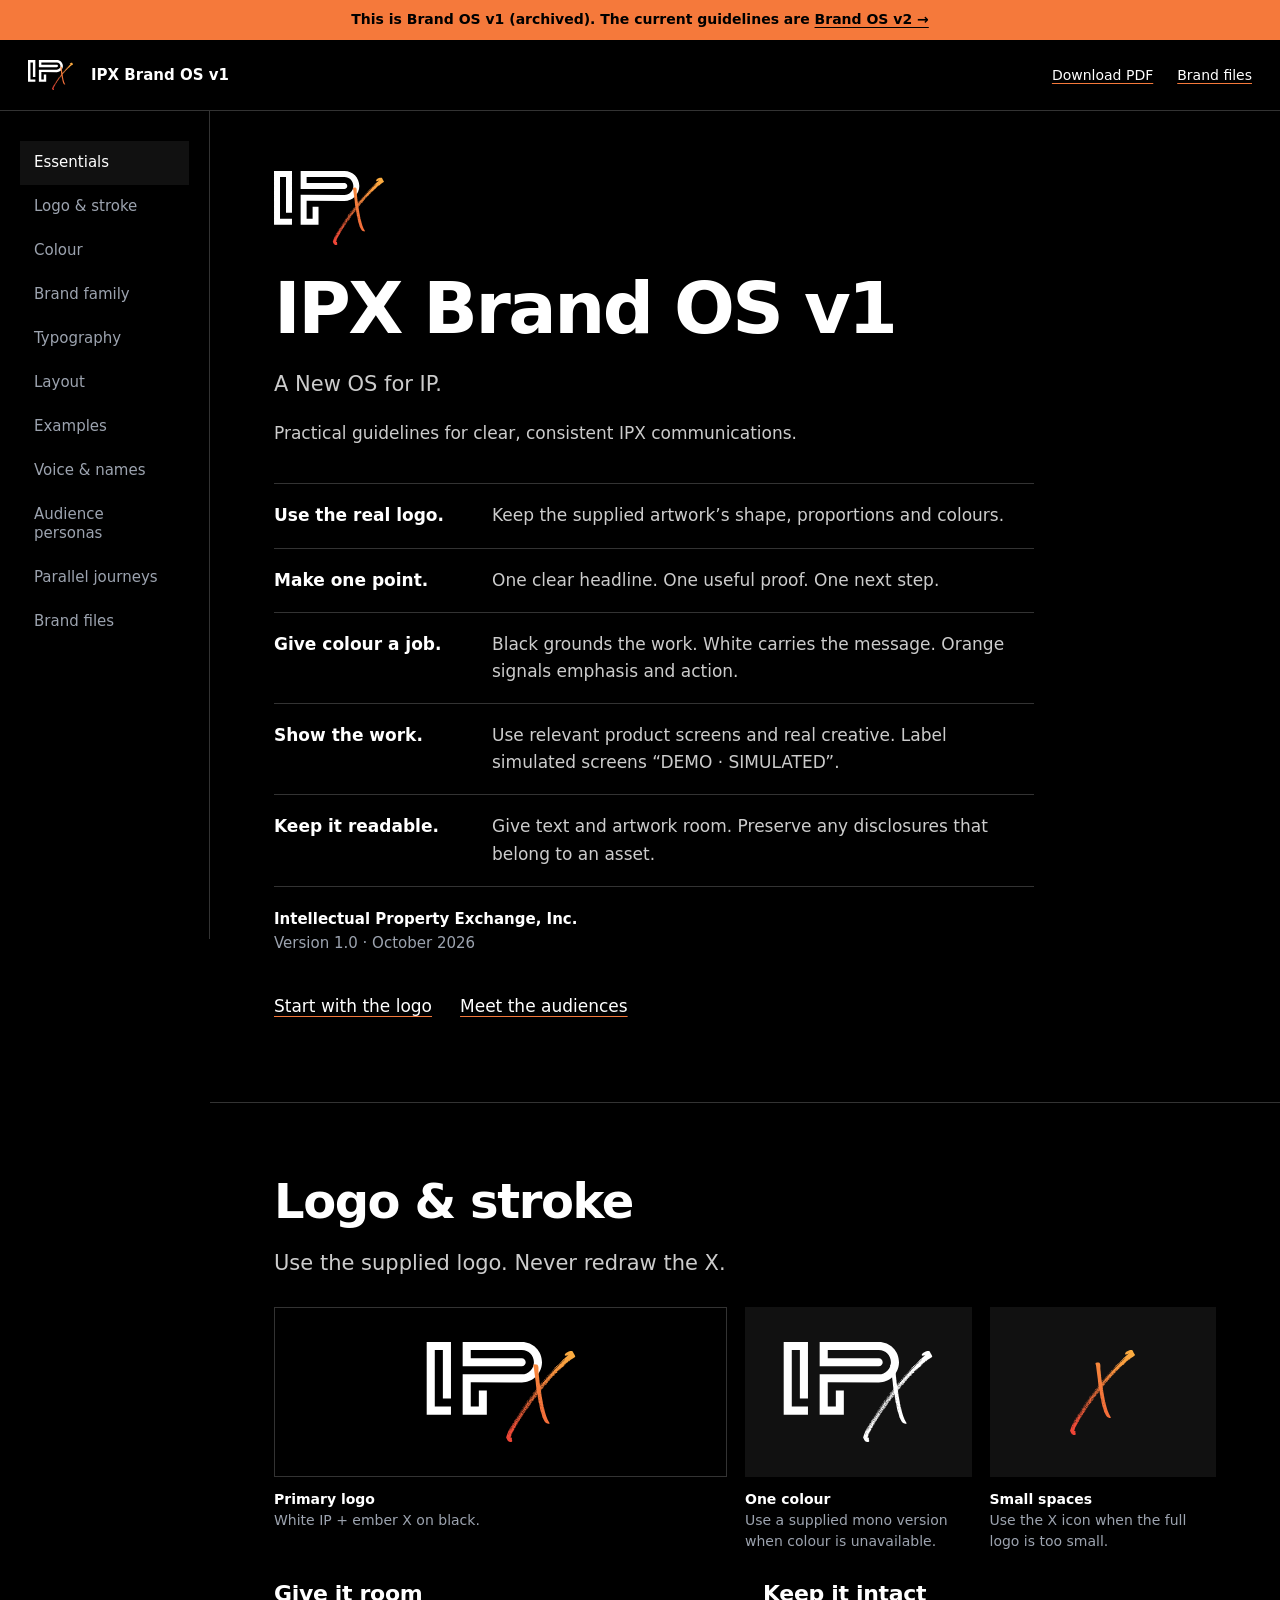
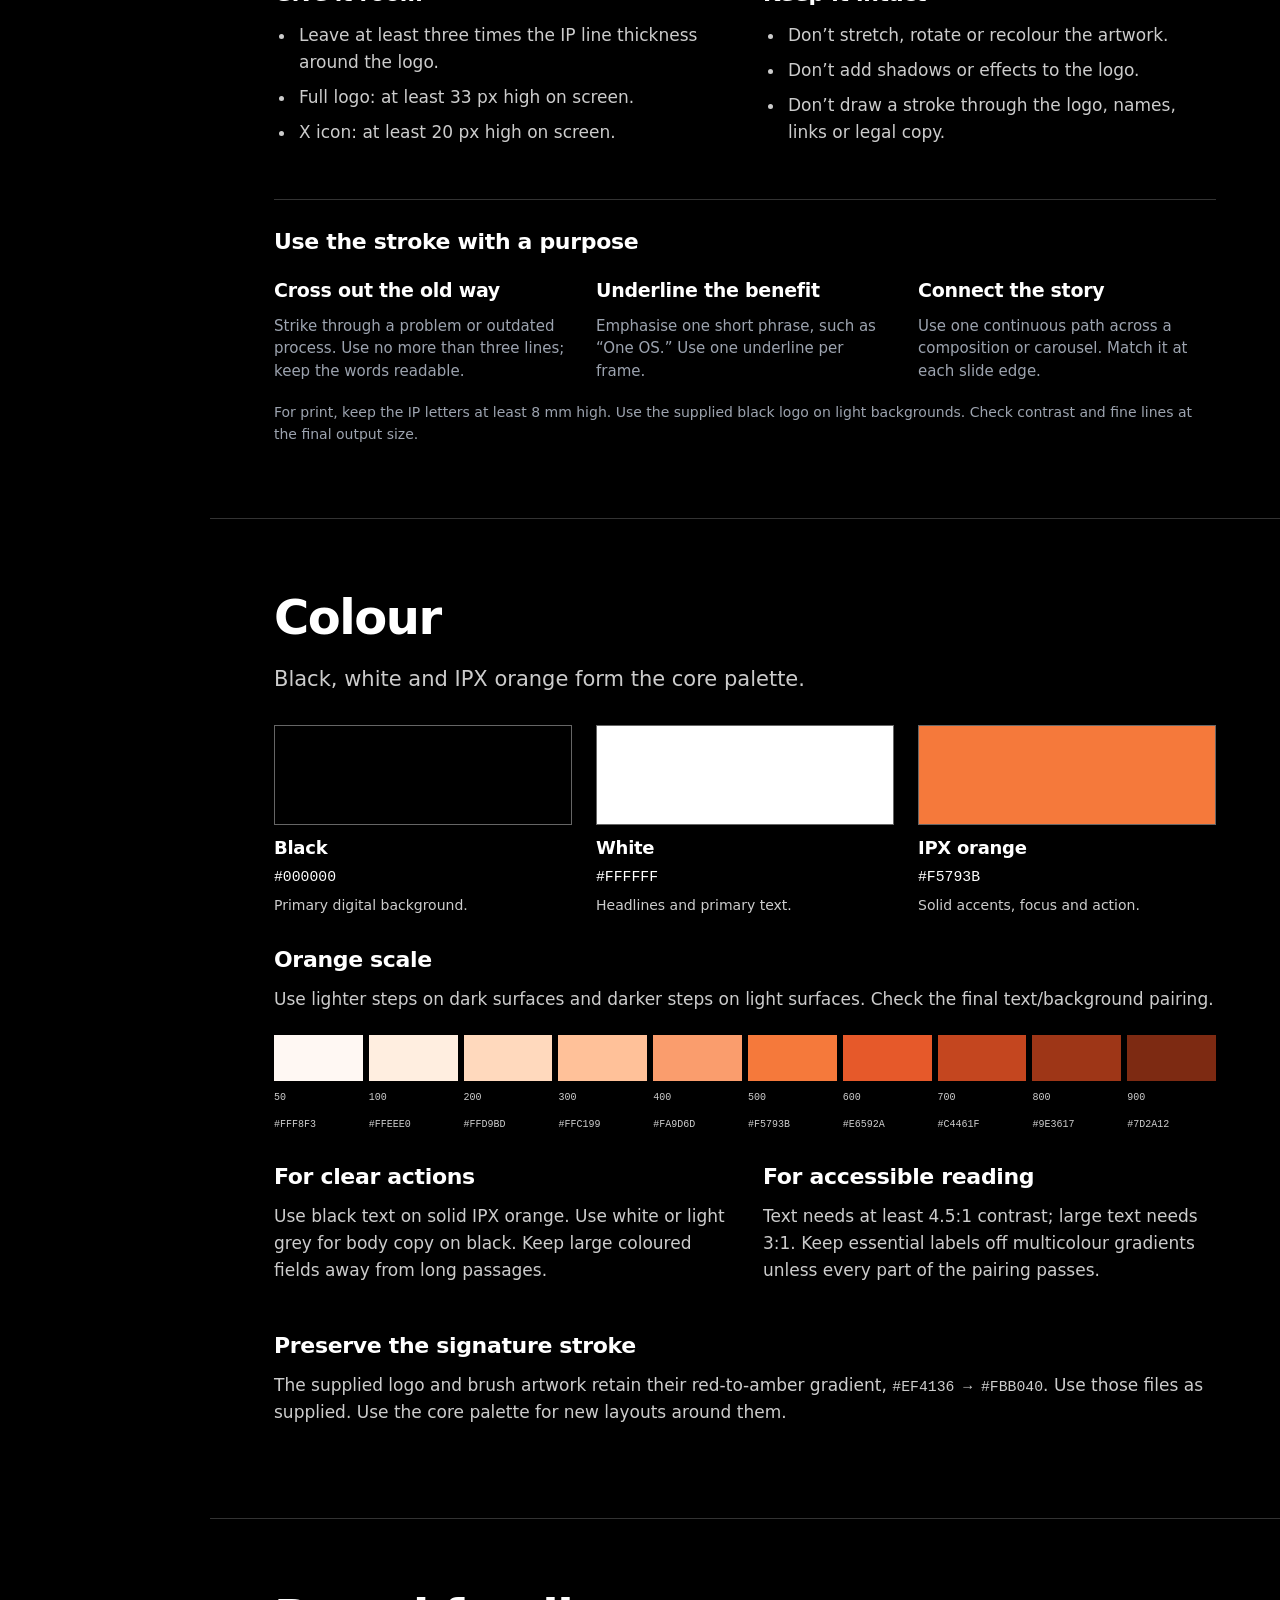
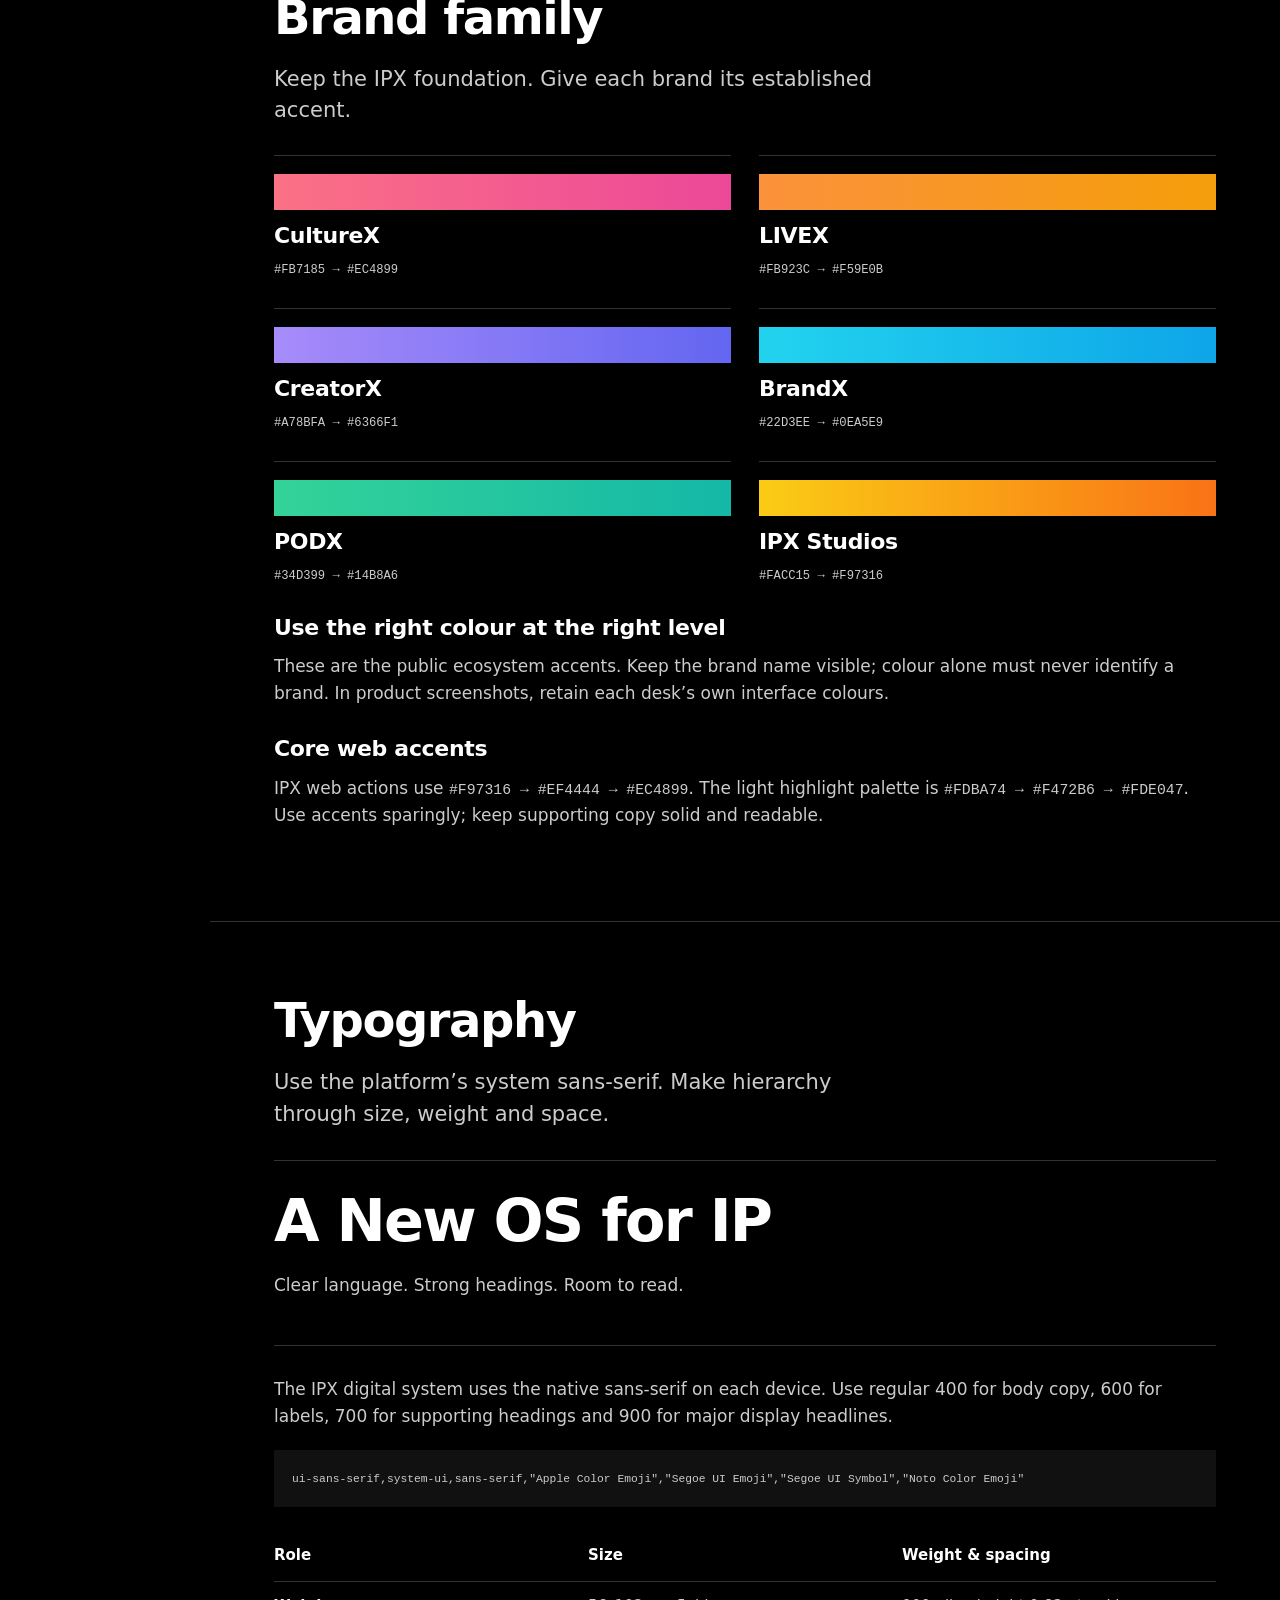
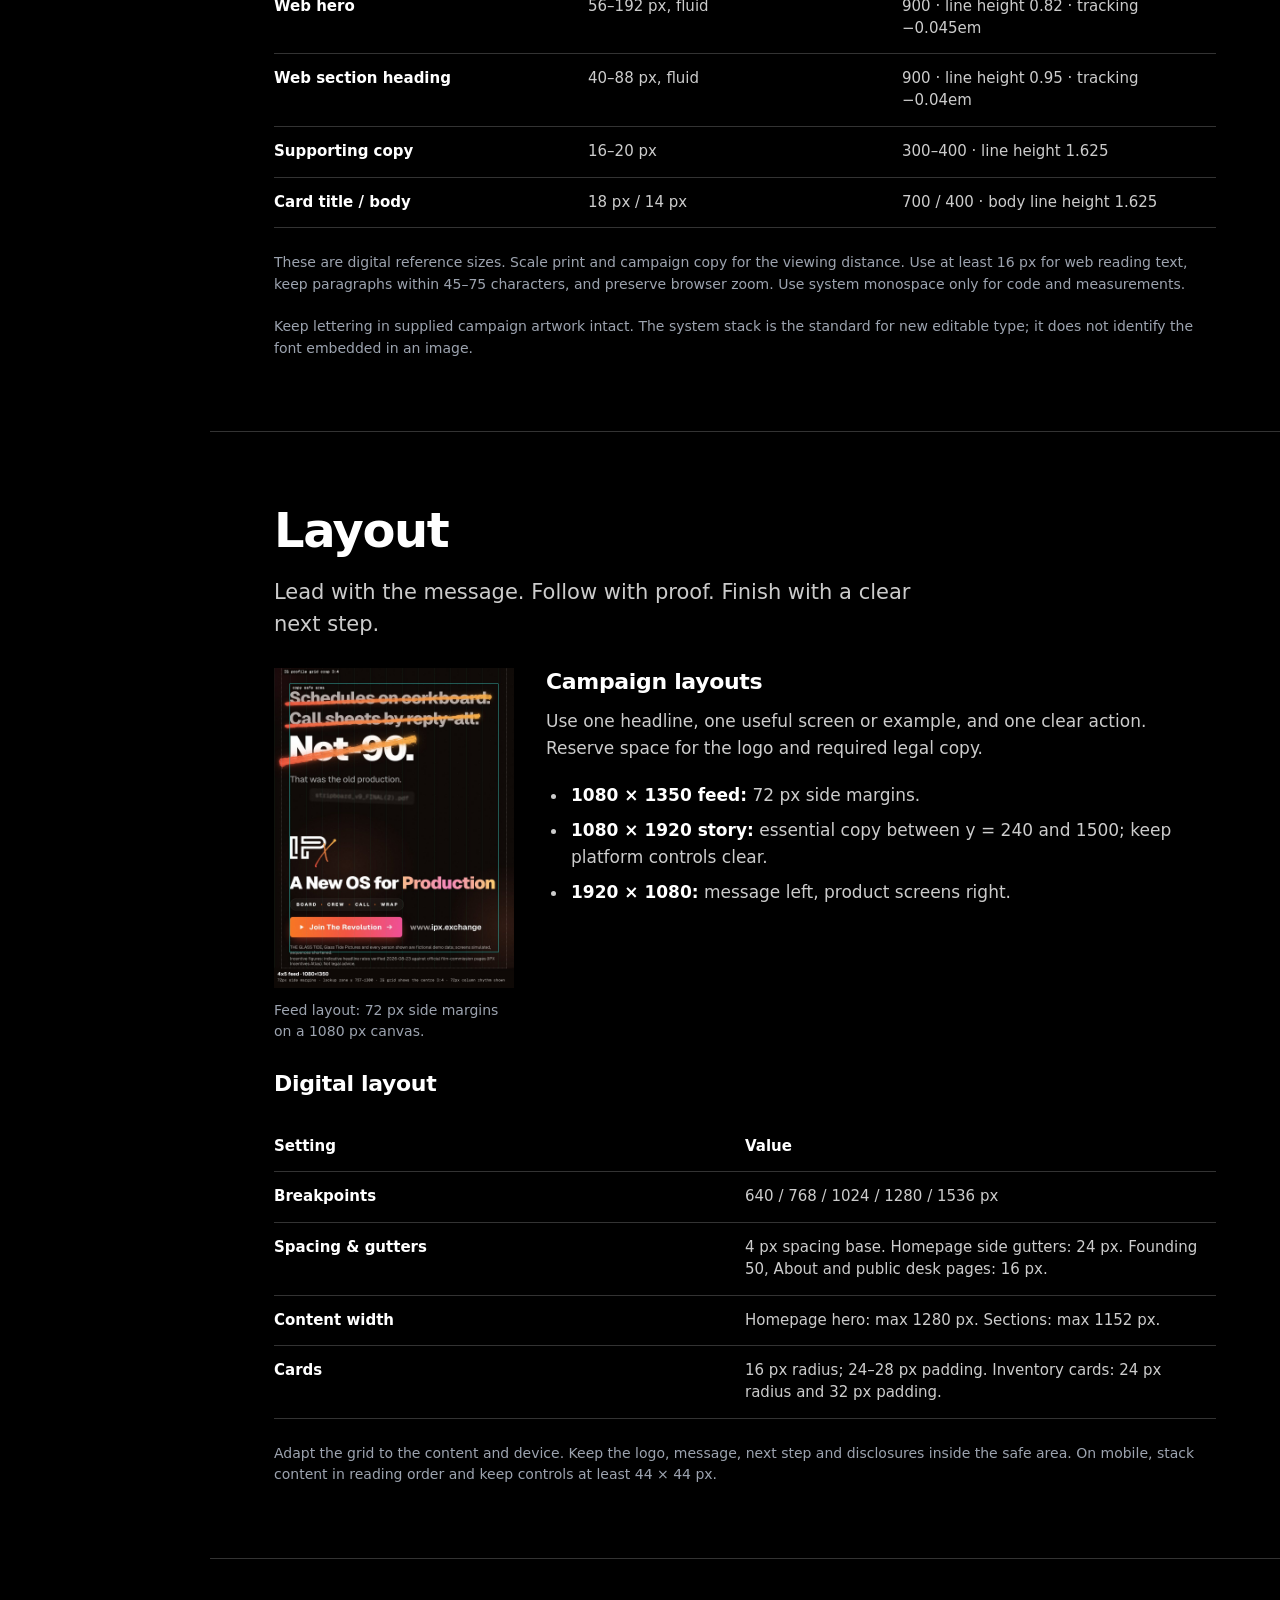
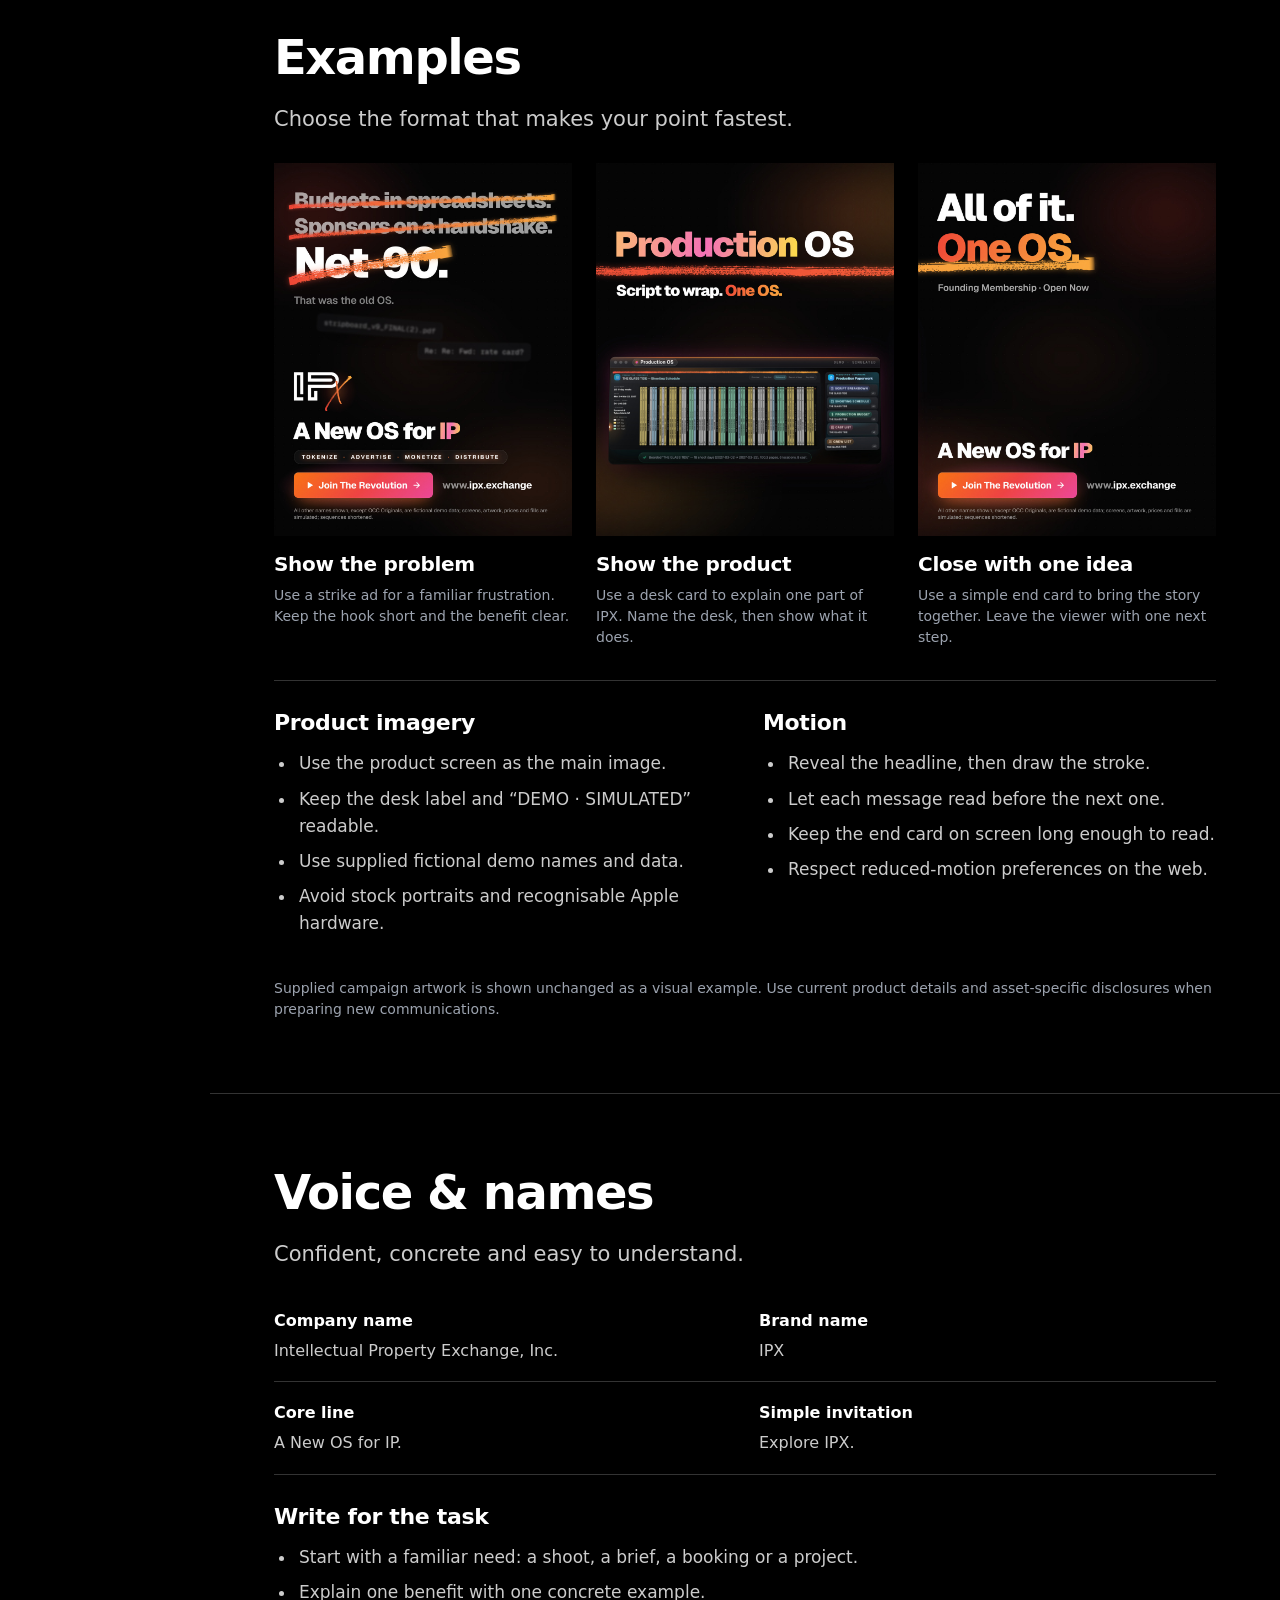
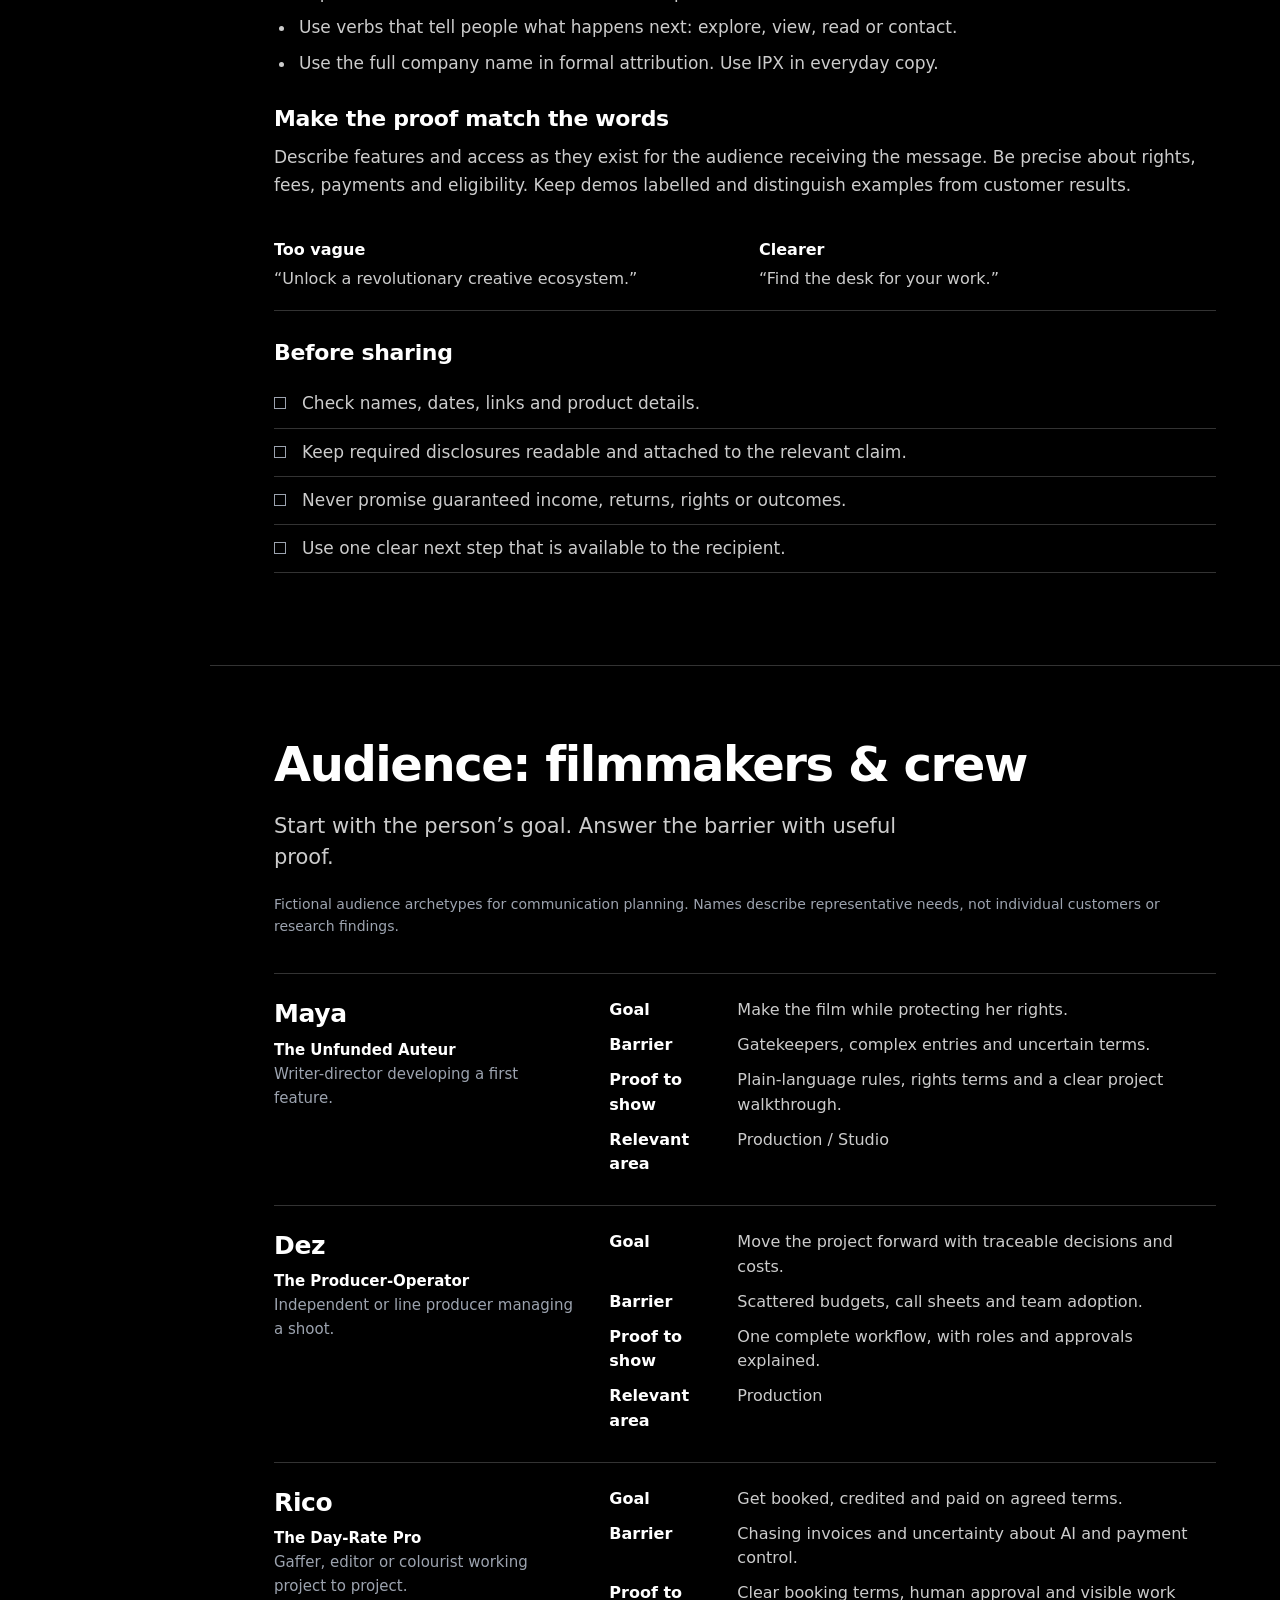
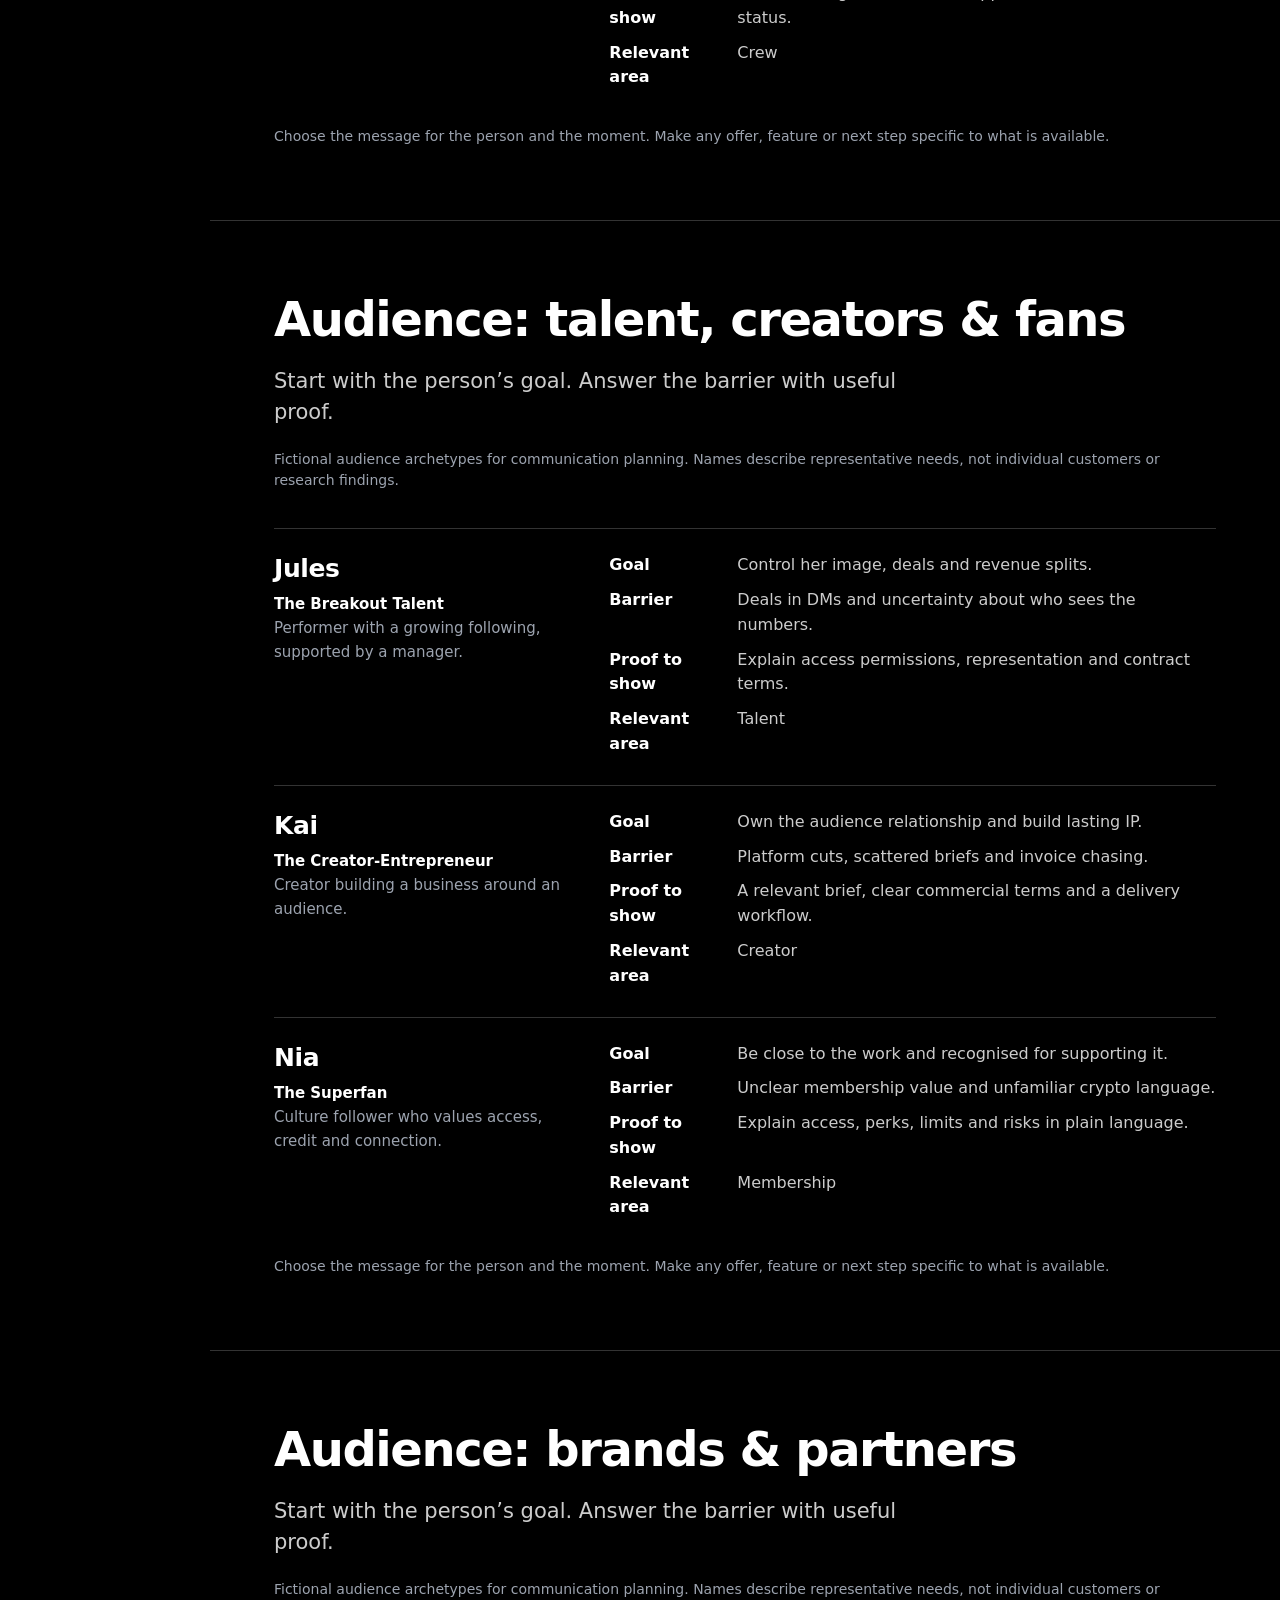
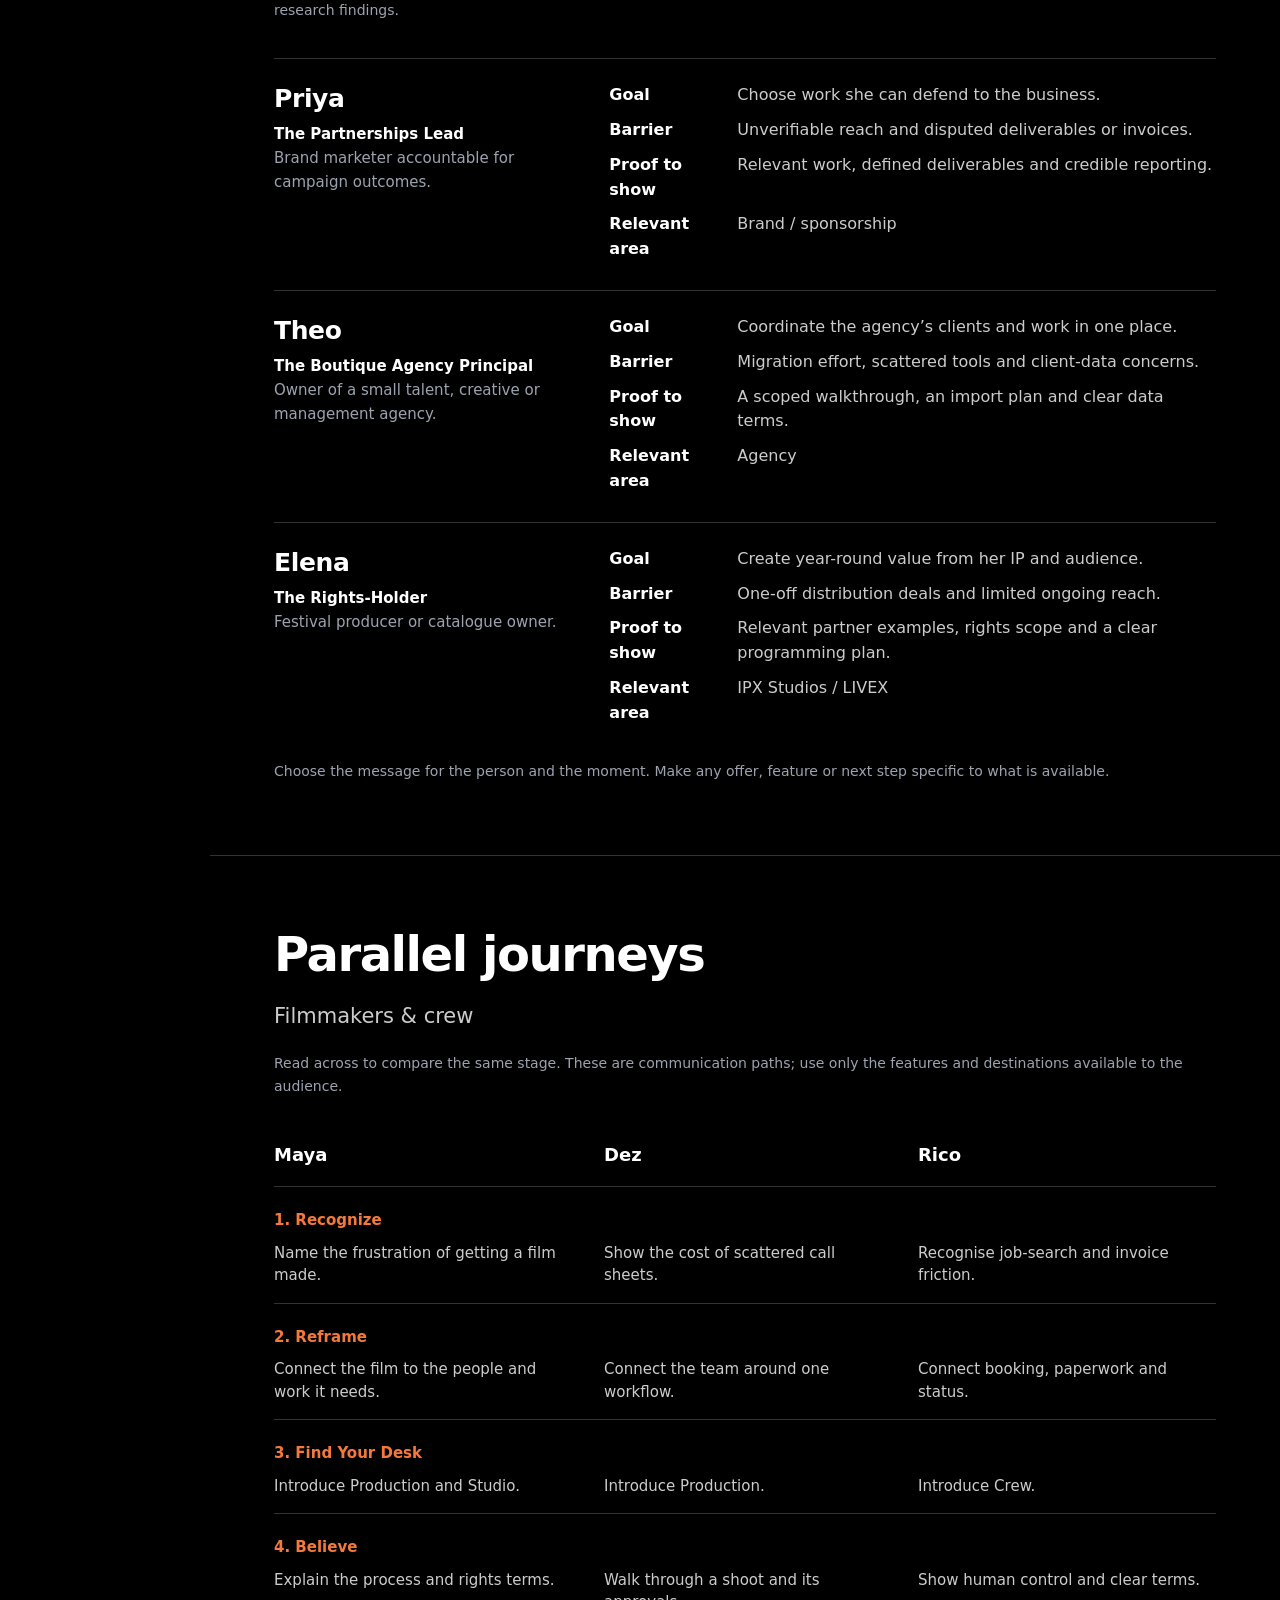
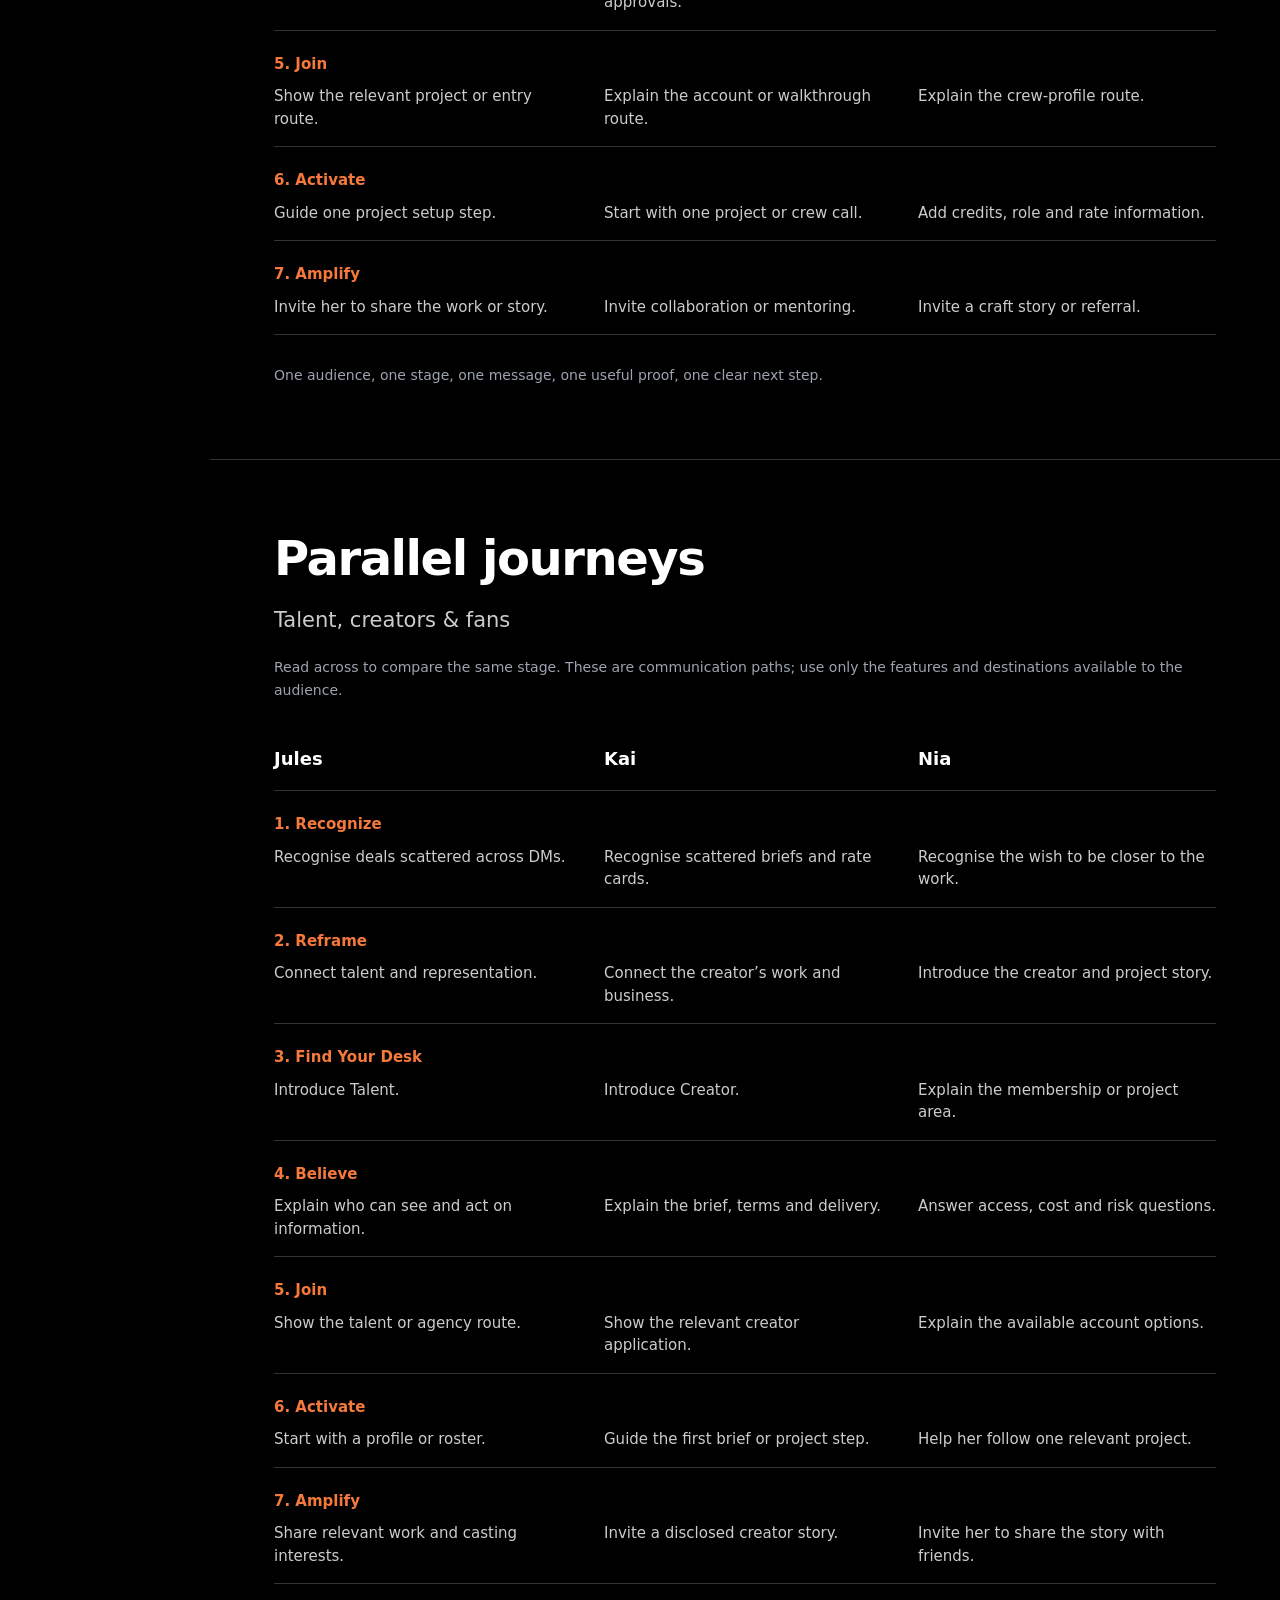
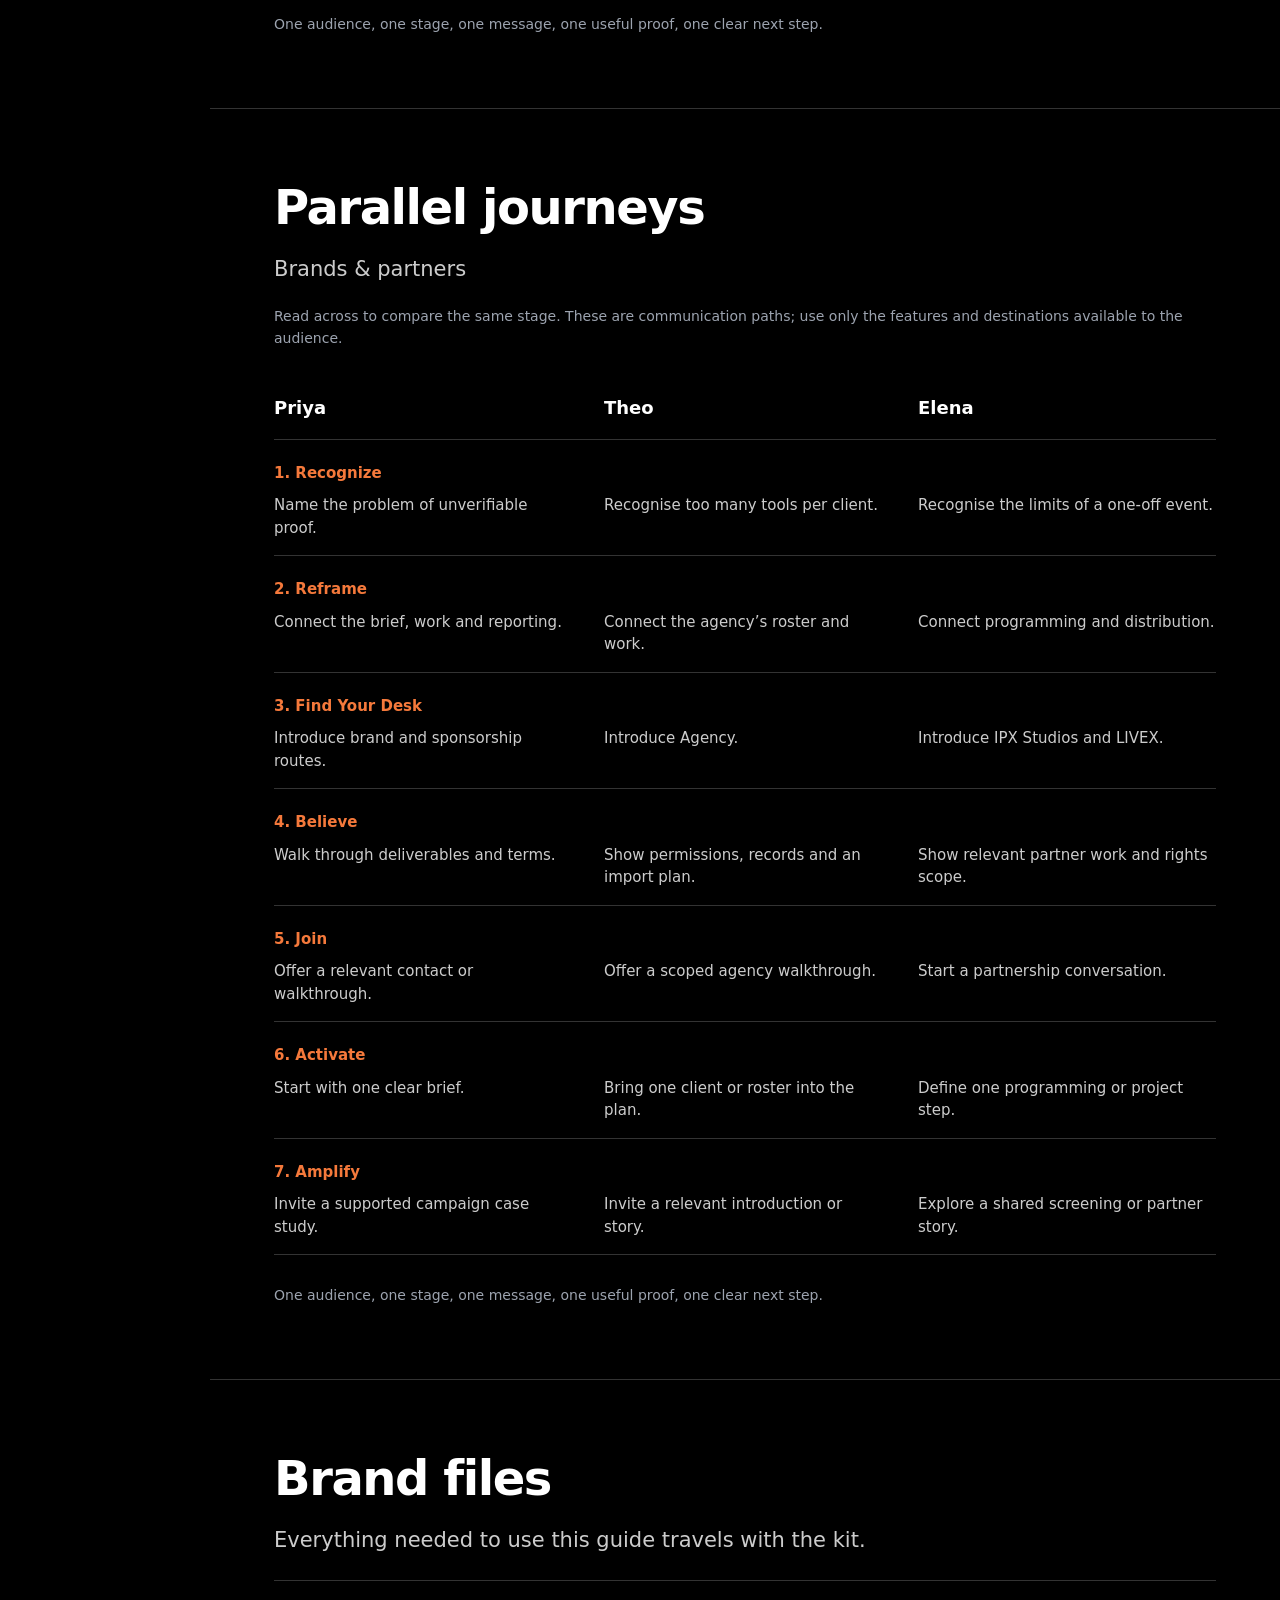
<file: index.html>
<!doctype html>
<html lang="en"><head><meta charset="utf-8">
<meta name="robots" content="noindex, nofollow, noarchive"><meta name="viewport" content="width=device-width, initial-scale=1"><meta name="description" content="IPX Brand OS v1: practical brand guidelines for Intellectual Property Exchange, Inc."><title>IPX Brand OS v1</title><style>
:root{--bg:#000000;--surface:#111111;--text:#ffffff;--body:#cccccc;--muted:#9ca3af;--line:#333333;--accent:#f5793b;--pad:clamp(24px,5vw,72px);color-scheme:dark}
*{box-sizing:border-box}html{scroll-behavior:smooth;scroll-padding-top:88px;-webkit-text-size-adjust:100%}body{margin:0;background:var(--bg);color:var(--body);font:400 17px/1.6 ui-sans-serif,system-ui,sans-serif,"Apple Color Emoji","Segoe UI Emoji","Segoe UI Symbol","Noto Color Emoji";-webkit-font-smoothing:antialiased}::selection{background:var(--accent);color:var(--bg)}*{scrollbar-color:var(--muted) var(--bg);caret-color:var(--accent)}a{color:var(--text);text-underline-offset:.24em;text-decoration-thickness:1px;text-decoration-color:var(--accent)}a:hover{color:var(--accent)}a,button,summary{-webkit-tap-highlight-color:transparent}:focus-visible{outline:2px solid var(--accent);outline-offset:5px}button{font:inherit}img{display:block;max-width:100%;height:auto}figure{margin:0}figcaption{font-size:14px;line-height:1.5;color:var(--muted);margin-top:12px}p{margin:0 0 20px;max-width:68ch}strong{font-weight:700;color:var(--text)}h1,h2,h3{color:var(--text);text-wrap:balance}h1{font-size:clamp(44px,5.6vw,76px);line-height:1;letter-spacing:-.035em;margin:24px 0}h2{font-size:clamp(32px,3.8vw,48px);line-height:1.1;letter-spacing:-.03em;margin:0 0 20px}h3{font-size:22px;line-height:1.25;letter-spacing:-.015em;margin:28px 0 12px}ul,ol{padding-left:22px;margin:14px 0 20px}li{padding-left:3px;margin:8px 0}code{font:400 .87em/1.5 ui-monospace,SFMono-Regular,Menlo,Monaco,Consolas,"Liberation Mono","Courier New",monospace;overflow-wrap:anywhere}small,.note{font-size:14px;line-height:1.55;color:var(--muted)}.note{margin:20px 0 0}.lead{font-size:21px;line-height:1.5;max-width:48ch}.skip{position:fixed;top:-80px;left:16px;z-index:100;padding:12px 18px;background:var(--text);color:var(--bg)}.skip:focus{top:8px}.skip:hover{color:var(--bg)}
.topbar{height:68px;position:sticky;top:0;z-index:10;display:flex;align-items:center;justify-content:space-between;gap:24px;padding:0 28px;background:var(--bg);border-bottom:1px solid var(--line)}.home{display:flex;align-items:center;gap:18px;text-decoration:none;font-weight:600;font-size:15px;line-height:1.2}.home img{width:45px;height:34px;object-fit:contain}.toplinks{display:flex;gap:24px;align-items:center;font-size:14px}.toplinks a{padding:12px 0}.mobile-menu{display:none}.shell{display:grid;grid-template-columns:210px minmax(0,1fr);max-width:1560px;margin:auto}.toc{position:sticky;top:68px;align-self:start;padding:30px 20px;height:calc(100vh - 68px);border-right:1px solid var(--line)}.toc a{display:block;text-decoration:none;padding:12px 14px;font-size:15px;line-height:1.3;color:var(--muted)}.toc a:hover,.toc a[aria-current="location"]{color:var(--text);background:var(--surface)}.toc .reference{margin-top:26px;padding-top:24px;border-top:1px solid var(--line);font-size:13px}.main{min-width:0}section{padding:72px var(--pad);border-bottom:1px solid var(--line);scroll-margin-top:0}section>*{max-width:1040px}section:last-child{border-bottom:0}.intro{padding-top:56px}.intro-logo{width:110px;height:82px;object-fit:contain;object-position:left}.rules{list-style:none;padding:0;max-width:760px;margin:36px 0 0}.rules li{display:grid;grid-template-columns:190px 1fr;gap:28px;padding:18px 0;margin:0;border-top:1px solid var(--line)}.rules li:last-child{border-bottom:1px solid var(--line)}.rules p{margin:0}.start-links{display:flex;flex-wrap:wrap;gap:16px 28px;margin:28px 0 0}.start-links a{padding:10px 0}.status{margin-top:28px;max-width:70ch;color:var(--muted);font-size:14px}.two{display:grid;grid-template-columns:1fr 1fr;gap:32px;margin:28px 0}.logo-stage{height:170px;display:grid;place-items:center;background:var(--surface);padding:32px}.logo-stage img{width:150px;max-height:100px}.logo-stage.light{background:#fff}.logo-stage.light img{max-height:100px}.logo-grid{display:grid;grid-template-columns:2fr 1fr 1fr;gap:18px;margin:28px 0}.logo-grid figure:first-child .logo-stage{background:var(--bg);border:1px solid var(--line)}.logo-grid figure:last-child img{width:65px}.logo-grid strong{display:block}.pair{display:grid;grid-template-columns:1fr 1fr;gap:36px;margin-top:28px}.pair h3{margin-top:0}.stroke-list{display:grid;grid-template-columns:repeat(3,1fr);gap:24px}.stroke-list h3{margin-top:0;font-size:19px}.stroke-list p{font-size:15px;margin-bottom:0}.stroke-crop{height:90px;display:flex;align-items:center;background:var(--bg)}.stroke-crop img{width:100%;max-height:90px;object-fit:contain}.divider{border-top:1px solid var(--line);padding-top:28px;margin-top:32px}.swatches{display:grid;grid-template-columns:repeat(3,1fr);gap:24px;margin:30px 0}.swatch{height:100px;border:1px solid var(--line);margin-bottom:12px}.swatches h3{margin:0 0 6px;font-size:18px}.swatches code{color:var(--text);display:block;margin-bottom:6px}.swatches p{font-size:14px;margin:0}.swatch.bg{background:#0e0907}.swatch.white{background:#fff}.swatch.grey{background:#a6a09d}.swatch.ember{background:linear-gradient(45deg,#ef4136,#fbb040)}.swatch.signal{background:linear-gradient(90deg,#f76920,#f14c3c,#ed4785)}.swatch.keyword{background:linear-gradient(90deg,#fbb27b,#f476b1,#fbc562)}.type-specimen{margin:30px 0;padding:28px 0;border-top:1px solid var(--line);border-bottom:1px solid var(--line)}.type-display{font-size:clamp(34px,4.6vw,60px);font-weight:900;letter-spacing:-.03em;line-height:1.1;color:var(--text);margin:0 0 18px}.type-body{margin:0 0 18px;max-width:55ch}.type-mono{font-family:ui-monospace,SFMono-Regular,Menlo,Monaco,Consolas,"Liberation Mono","Courier New",monospace;font-size:13px;color:var(--muted);margin:0}.spec-table{width:100%;border-collapse:collapse;margin:24px 0;font-size:15px;line-height:1.45}.spec-table th,.spec-table td{padding:14px 16px 14px 0;border-bottom:1px solid var(--line);text-align:left;vertical-align:top}.spec-table th{font-weight:600;color:var(--text)}.spec-table tbody th{width:28%}.layout-example{display:grid;grid-template-columns:240px minmax(0,1fr);align-items:start;gap:32px;margin:28px 0}.layout-example img{width:240px}.layout-example h3{margin-top:0}.layout-example ol{margin-top:0}.examples{display:grid;grid-template-columns:repeat(3,1fr);gap:24px;margin:28px 0}.examples img{width:100%;aspect-ratio:4/5;object-fit:contain;background:var(--bg)}.examples h3{font-size:20px;margin:16px 0 8px}.examples figcaption{margin-top:0}.examples a{display:block}.writing-row{display:grid;grid-template-columns:1fr 1fr;gap:28px;border-bottom:1px solid var(--line);padding:18px 0;font-size:16px}.writing-row strong{display:block;margin-bottom:4px}.writing-row p{margin:0}.writing-row del{color:var(--muted);text-decoration-thickness:1px}.checklist{list-style:none;padding:0}.checklist li{padding:10px 0 10px 28px;position:relative;border-bottom:1px solid var(--line);margin:0}.checklist li::before{content:'';position:absolute;left:0;top:17px;width:10px;height:10px;border:1px solid var(--muted)}.file-list{display:grid;gap:0;margin:24px 0}.file-row{display:grid;grid-template-columns:190px minmax(0,1fr);gap:28px;padding:18px 0;border-top:1px solid var(--line)}.file-row p{margin:6px 0 0;font-size:14px}.file-row:last-child{border-bottom:1px solid var(--line)}.file-row .links{display:flex;flex-wrap:wrap;gap:12px 20px}.file-row a{padding:3px 0}.pending{margin-top:32px}.pending li{font-size:15px}.print-only{display:none}.end{padding:24px var(--pad);font-size:13px;color:var(--muted)}
.swatch.web-black{background:#000}.swatch.configured{background:#f5793b}.swatch.web-x{background:linear-gradient(90deg,#fb923c,#f97316,#ef4444)}.swatch.web-cta{background:linear-gradient(90deg,#f97316,#ef4444,#ec4899)}.swatch.web-headline{background:linear-gradient(90deg,#fdba74,#f472b6,#fde047)}
@media(max-width:1100px){.shell{grid-template-columns:180px minmax(0,1fr)}.toc{padding-inline:12px}.toc a{padding-inline:10px}.rules li{grid-template-columns:155px 1fr;gap:24px}.logo-stage{padding:22px}.examples{gap:16px}.swatches{gap:18px}.layout-example{grid-template-columns:200px 1fr}.layout-example img{width:200px}}
@media(max-width:760px){.topbar{height:64px;padding:0 20px;gap:12px}.home{gap:12px;font-size:14px}.home img{width:38px;height:30px}.toplinks{display:none}.mobile-menu{display:block}.mobile-menu summary{min-height:44px;padding:10px 0 10px 16px;cursor:pointer;font-weight:600;font-size:14px}.mobile-menu nav{position:absolute;left:16px;right:16px;top:63px;max-height:70vh;overflow:auto;border:1px solid var(--line);background:var(--bg);padding:12px}.mobile-menu nav a{display:block;padding:11px 12px;text-decoration:none;font-size:16px;min-height:44px}.shell{display:block}.toc{display:none}section{padding:48px 24px}.intro{padding-top:36px}h1{font-size:48px;max-width:10ch}.lead{font-size:19px}.intro-logo{width:85px;height:64px}.rules{margin-top:28px}.rules li{grid-template-columns:1fr;gap:4px;padding:16px 0}.status{font-size:14px}.two,.pair{grid-template-columns:1fr;gap:24px}.logo-grid{grid-template-columns:1fr 1fr;gap:18px}.logo-grid figure:first-child{grid-column:1/-1}.logo-stage{height:130px}.logo-grid figure:first-child .logo-stage{height:160px}.stroke-list{grid-template-columns:1fr;gap:24px}.stroke-list figure{display:block}.stroke-list h3{margin:0 0 8px}.stroke-list p{font-size:15px}.stroke-crop{height:80px}.swatches{grid-template-columns:1fr 1fr;gap:24px 18px}.swatch{height:76px}.swatches code{font-size:11px}.type-specimen{padding:24px 0}.spec-table{font-size:14px}.spec-table th,.spec-table td{padding:12px 10px 12px 0}.layout-example{grid-template-columns:1fr;gap:24px}.layout-example img{width:260px;margin:auto}.examples{grid-template-columns:1fr;gap:36px}.examples img{max-width:360px;margin:auto}.writing-row{grid-template-columns:1fr;gap:14px}.file-row{grid-template-columns:1fr;gap:8px}.file-row .links{gap:12px 24px}.file-row a{padding:9px 0}.start-links a{min-height:44px}.end{padding:24px}.note{overflow-wrap:anywhere}}
@media(prefers-reduced-motion:reduce){html{scroll-behavior:auto}}
/* Audit fixes: text expansion and standalone hit areas; printed layout stays separate. */
@media screen{
 html{scroll-padding-top:calc(var(--header-height,68px) + 20px)}
 body{overflow-wrap:anywhere}
 .main *, .topbar>*{min-width:0}
 .skip{top:0;max-width:calc(100% - 32px);transform:translateY(calc(-100% - 12px))}
 .skip:focus{top:8px;transform:none}
 .topbar{height:auto;min-height:68px;flex-wrap:wrap;padding-block:12px;gap:12px 24px}
 .home{min-width:0;max-width:100%;min-height:44px;flex:0 1 auto}
 .home img{flex-shrink:0}
 .toplinks{flex-wrap:wrap}
 .toplinks a,.file-row .links a,.start-links a{display:inline-flex;align-items:center;min-width:44px;min-height:44px}
 .toc{top:var(--header-height,68px);height:calc(100dvh - var(--header-height,68px));overflow-y:auto}
 .toc a{min-height:44px}
 .spec-table{table-layout:fixed}
 .spec-table th,.spec-table td{overflow-wrap:anywhere}
 .swatches{grid-template-columns:repeat(auto-fit,minmax(min(100%,15em),1fr))}
 .mobile-menu{max-width:100%;margin-left:auto}
 .mobile-menu summary{min-width:44px;min-height:44px}
 .mobile-menu nav{top:100%;max-height:calc(100dvh - var(--header-height,64px) - 16px)}
}
@media screen and (max-width:1100px){
 .spec-table,.spec-table tbody,.spec-table tr,.spec-table th,.spec-table td{display:block;width:100%}
 .spec-table thead{position:absolute;width:1px;height:1px;overflow:hidden;clip-path:inset(50%)}
 .spec-table tr{padding:14px 0;border-bottom:1px solid var(--line)}
 .spec-table tbody th,.spec-table td{width:100%;padding:5px 0;border:0}
 .spec-table td::before{content:attr(data-label) ': ';font-weight:600;color:var(--text)}
}
@media screen and (max-width:760px){
 .topbar{min-height:64px;padding-block:10px;gap:8px 16px}
 .home{flex:1 1 180px}
 .mobile-menu summary{padding:10px 12px}
 .mobile-menu nav a{min-width:44px;min-height:44px}
}
@media print{@page{size:A4;margin:0}html{scroll-behavior:auto}body{font-size:10.5pt;line-height:1.45;background:var(--bg);print-color-adjust:exact;-webkit-print-color-adjust:exact}.topbar,.toc,.skip,.web-only,.start-links{display:none!important}.shell{display:block}.print-only{display:block}.main{width:210mm}section{padding:16mm 17mm 13mm;break-before:page;border:0;min-height:297mm;max-width:none}section:first-child{break-before:auto}h1{font-size:42pt;line-height:1.04;max-width:100%;margin:24px 0}h2{font-size:30pt;margin:0 0 14px}h3{font-size:15pt;margin:20px 0 8px}.lead{font-size:15pt}.intro{padding-top:20mm}.intro-logo{width:27mm;height:21mm}.rules{margin-top:30px}.rules li{grid-template-columns:43mm 1fr;gap:7mm;padding:15px 0}.status,.note{font-size:9pt}.status{margin-top:24px}.two{gap:7mm;margin:20px 0}.pair{gap:7mm;margin-top:20px}.logo-grid{gap:5mm;margin:24px 0}.logo-stage{height:31mm;padding:6mm}.logo-stage img{width:33mm;max-height:22mm}.logo-grid figure:last-child img{width:15mm}.logo-grid figcaption{font-size:9pt}.stroke-list{gap:6mm}.stroke-list h3{font-size:12pt;margin:12px 0 6px}.stroke-list p{font-size:9pt}.stroke-crop,.stroke-crop img{height:19mm;max-height:19mm}.divider{padding-top:20px;margin-top:24px}.swatches{gap:8mm 6mm;margin:24px 0}.swatch{height:25mm}.swatches h3{font-size:12pt}.swatches code{font-size:8pt}.swatches p{font-size:9pt}.type-specimen{margin:24px 0;padding:24px 0}.type-display{font-size:32pt}.type-mono{font-size:9pt}.spec-table{font-size:10pt;margin:18px 0}.spec-table td,.spec-table th{padding:10px 12px 10px 0}.layout-example{grid-template-columns:58mm 1fr;gap:8mm;margin:24px 0}.layout-example img{width:58mm}.layout-example li{font-size:10pt}.examples{gap:5mm;margin:24px 0}.examples h3{font-size:13pt}.examples figcaption{font-size:9pt}.writing-row{padding:15px 0;font-size:10.5pt;gap:7mm}.checklist li{padding:9px 0 9px 24px}.checklist li::before{top:14px}.file-row{grid-template-columns:44mm 1fr;gap:7mm;padding:14px 0}.file-row p{font-size:9pt}.file-row .links{gap:7px 16px}.pending{margin-top:22px}.pending li{font-size:10pt}figcaption{font-size:9pt}.end{display:none}figure,tr,.pair,.swatches,.writing-row,.file-row{break-inside:avoid}a{text-decoration:none;color:var(--text)}.print-page{margin-top:28px;padding-top:12px;border-top:1px solid var(--line);font-size:8pt;color:var(--muted)}}

/* Audience extension: inherit the guide's type, colour and reading rhythm. */
.personas{display:grid;grid-template-columns:repeat(2,minmax(0,1fr));gap:36px 44px;margin:36px 0}
.persona{border-top:1px solid var(--line);padding-top:24px}
.persona h3{margin:0 0 8px;font-size:26px}
.persona .role{font-size:15px;color:var(--muted);margin-bottom:20px}
.persona dl{margin:0;font-size:16px;line-height:1.55}
.persona dt{font-weight:600;color:var(--text);margin:16px 0 3px}
.persona dd{margin:0;max-width:48ch}
.audience-status{max-width:72ch}
.journey-table{table-layout:fixed;width:100%;border-collapse:collapse;margin:30px 0;font-size:15px;line-height:1.5}
.journey-table th,.journey-table td{text-align:left;vertical-align:top;padding:14px 16px 18px 0;overflow-wrap:anywhere}
.journey-table thead th{font-size:18px;color:var(--text);font-weight:600;border-bottom:1px solid var(--line)}
.journey-table td+td,.journey-table thead th+th{padding-left:16px}
.journey-table td:last-child,.journey-table thead th:last-child{padding-right:0}
.journey-table .journey-stage th{padding:22px 0 4px;color:var(--accent);font-size:15px;font-weight:600}
.journey-table tbody{border-bottom:1px solid var(--line)}
.journey-table p{margin:0;max-width:none}
.journey-table strong{display:block;margin-bottom:6px}
@media screen and (max-width:1100px){
 .journey-table,.journey-table tbody,.journey-table tr,.journey-table td{display:block;width:100%}
 .journey-table thead{position:absolute;width:1px;height:1px;overflow:hidden;clip-path:inset(50%)}
 .journey-table .journey-stage th{display:block;padding:24px 0 10px;font-size:19px}
 .journey-table td,.journey-table td+td{padding:12px 0 16px}
 .journey-table td::before{content:attr(data-persona);display:block;font-weight:700;color:var(--text);font-size:17px;margin-bottom:6px}
 .journey-table strong{font-weight:400;color:var(--body);display:inline;margin:0}
 .journey-table strong::after{content:' '}
}
@media screen and (max-width:760px){.personas{grid-template-columns:1fr;gap:32px;margin:28px 0}.persona{padding-top:22px}.persona h3{font-size:24px}}
@media print{
 #audience,#journeys{padding-top:12mm;padding-bottom:10mm}
 #audience .print-page,#journeys .print-page{margin-top:16px;margin-bottom:0}
 .personas{gap:6mm 9mm;margin:6mm 0}.persona{padding-top:4mm;break-inside:avoid}.persona h3{font-size:16pt}.persona .role{font-size:9pt;margin-bottom:3mm}.persona dl{font-size:9.5pt;line-height:1.4}.persona dt{margin-top:2mm}
 .journey-table{font-size:9.5pt;line-height:1.45;margin:5mm 0}.journey-table th,.journey-table td{padding:3mm 3mm 3.5mm 0}.journey-table td+td,.journey-table thead th+th{padding-left:3mm}.journey-table thead th{font-size:11pt}.journey-table .journey-stage th{padding:3.5mm 0 1mm;font-size:10pt}.journey-table tbody{break-inside:avoid}
}

.version{color:var(--muted);font-size:15px;margin-top:20px}.brand-family{display:grid;grid-template-columns:repeat(2,minmax(0,1fr));gap:28px;margin:28px 0}.family-item{border-top:1px solid var(--line);padding-top:18px}.family-item h3{margin:12px 0 8px}.family-band{height:36px}.family-item p{font-size:14px;margin:0}.ramp{display:grid;grid-template-columns:repeat(10,1fr);gap:6px;margin:22px 0}.ramp span{height:46px;display:block}.ramp code{font-size:10px}.personas{display:block}.persona{display:grid;grid-template-columns:1fr 2fr;gap:32px;margin-bottom:28px}.persona dl{display:grid;grid-template-columns:110px 1fr;gap:10px 18px}.persona dt,.persona dd{margin:0}.persona h3{font-size:25px}.persona .role{margin:0}.personas .persona:last-child{margin-bottom:0}.journey-table{font-size:15px}.journey-table .journey-stage th{color:var(--accent)}.journey-table tbody p{margin:0}.journey-table td{padding-top:6px;padding-bottom:16px}.journey-note{font-size:14px;color:var(--muted)}.family-links{display:flex;flex-wrap:wrap;gap:16px}.family-links a{min-height:44px;display:inline-flex;align-items:center}.swatches .swatch{border-color:#666}.type-stack{font-size:13px;max-width:100%;overflow-wrap:anywhere;padding:18px;background:var(--surface)}
@media screen and (max-width:760px){.personas .persona{grid-template-columns:1fr;gap:16px}.persona dl{grid-template-columns:1fr;gap:4px}.persona dt{margin-top:12px}.brand-family{grid-template-columns:1fr}.ramp{grid-template-columns:repeat(5,1fr)}.journey-table td:before{font-size:17px}.version{font-size:14px}}
@media print{section,#audience,#journeys{min-height:297mm;padding:13mm 17mm 12mm;display:flex;flex-direction:column}.print-page,#audience .print-page,#journeys .print-page{margin-top:auto;padding-top:5mm;margin-bottom:0;width:100%}.intro{padding-top:20mm}.version{font-size:10pt}.personas{margin:5mm 0}.persona{grid-template-columns:48mm 1fr;gap:6mm;margin-bottom:5mm;padding-top:4mm}.persona h3{font-size:16pt}.persona .role{font-size:9pt;line-height:1.45;margin:0}.persona dl{grid-template-columns:23mm 1fr;gap:2mm 4mm;font-size:9.5pt;line-height:1.4}.persona dt{margin:0}.brand-family{gap:5mm 8mm;margin:5mm 0}.family-item{padding-top:3mm}.family-band{height:9mm}.family-item h3{font-size:13pt;margin:3mm 0 2mm}.family-item p{font-size:9pt}.ramp{gap:1.5mm}.ramp span{height:10mm}.ramp code{font-size:6.5pt}.type-stack{font-size:8.5pt;padding:4mm}.journey-table{font-size:9pt;line-height:1.4;margin:4mm 0}.journey-table thead th{font-size:11pt}.journey-table .journey-stage th{font-size:9pt;padding:3mm 0 1mm}.journey-table td{padding:1mm 3mm 2.5mm 0}.journey-note{font-size:9pt}.family-links{display:none}.file-row a{padding:0}.swatch{height:19mm}.swatches{margin:5mm 0;gap:5mm}.spec-table{font-size:9.5pt}.spec-table td,.spec-table th{padding:3mm 3mm 3mm 0}.lead{margin-bottom:5mm}.note{margin-top:4mm}}
</style></head><body>
<div id="v2-notice" style="background:#F5793B;color:#000;font:600 14px/1.4 Geist,system-ui,sans-serif;text-align:center;padding:10px 16px">This is Brand OS v1 (archived). The current guidelines are <a href="v2/" style="color:#000;text-decoration:underline">Brand OS v2 →</a></div><a class="skip" href="#main">Skip to guidelines</a><header class="topbar"><a class="home" href="#essentials"><img src="ipx-mark-white-ember.svg" width="45" height="34" alt="IPX"><span>IPX Brand OS v1</span></a><div class="toplinks"><a href="IPX_Brand_Guidelines.pdf" download>Download PDF</a><a href="#files">Brand files</a></div><details class="mobile-menu"><summary>Contents</summary><nav aria-label="Mobile contents"><a href="#essentials">Essentials</a><a href="#logo">Logo &amp; stroke</a><a href="#color">Colour</a><a href="#family">Brand family</a><a href="#type">Typography</a><a href="#layout">Layout</a><a href="#examples">Examples</a><a href="#writing">Voice &amp; names</a><a href="#audience">Audience personas</a><a href="#journeys">Parallel journeys</a><a href="#files">Brand files</a></nav></details></header><div class="shell"><nav class="toc" aria-label="Contents"><a href="#essentials">Essentials</a><a href="#logo">Logo &amp; stroke</a><a href="#color">Colour</a><a href="#family">Brand family</a><a href="#type">Typography</a><a href="#layout">Layout</a><a href="#examples">Examples</a><a href="#writing">Voice &amp; names</a><a href="#audience">Audience personas</a><a href="#journeys">Parallel journeys</a><a href="#files">Brand files</a></nav><main class="main" id="main"><section id="essentials" class="intro">
<img class="intro-logo" src="ipx-mark-white-ember.svg" width="110" height="82" alt="IPX logo">
<h1>IPX Brand OS v1</h1><p class="lead">A New OS for IP.</p><p>Practical guidelines for clear, consistent IPX communications.</p>
<ul class="rules"><li><strong>Use the real logo.</strong><p>Keep the supplied artwork’s shape, proportions and colours.</p></li><li><strong>Make one point.</strong><p>One clear headline. One useful proof. One next step.</p></li><li><strong>Give colour a job.</strong><p>Black grounds the work. White carries the message. Orange signals emphasis and action.</p></li><li><strong>Show the work.</strong><p>Use relevant product screens and real creative. Label simulated screens “DEMO · SIMULATED”.</p></li><li><strong>Keep it readable.</strong><p>Give text and artwork room. Preserve any disclosures that belong to an asset.</p></li></ul>
<p class="version"><strong>Intellectual Property Exchange, Inc.</strong><br>Version 1.0 · October 2026</p><div class="start-links"><a href="#logo">Start with the logo</a><a href="#audience">Meet the audiences</a></div>
<p class="print-only print-page">IPX Brand OS v1 · Essentials · 1 / 15</p></section>
<section id="logo" class="">

<h2>Logo &amp; stroke</h2>
<p class="lead">Use the supplied logo. Never redraw the X.</p>
<div class="logo-grid">
<figure><div class="logo-stage"><img src="ipx-mark-white-ember.svg" width="150" height="105" alt="White IP with ember X"></div><figcaption><strong>Primary logo</strong>White IP + ember X on black.</figcaption></figure>
<figure><div class="logo-stage"><img src="ipx-mark-white.svg" width="150" height="105" alt="White monochrome IPX logo"></div><figcaption><strong>One colour</strong>Use a supplied mono version when colour is unavailable.</figcaption></figure>
<figure><div class="logo-stage"><img src="ipx-x-icon-ember.svg" width="65" height="90" alt="Ember X icon"></div><figcaption><strong>Small spaces</strong>Use the X icon when the full logo is too small.</figcaption></figure>
</div>
<div class="pair"><div><h3>Give it room</h3><ul><li>Leave at least three times the IP line thickness around the logo.</li><li>Full logo: at least 33 px high on screen.</li><li>X icon: at least 20 px high on screen.</li></ul></div><div><h3>Keep it intact</h3><ul><li>Don’t stretch, rotate or recolour the artwork.</li><li>Don’t add shadows or effects to the logo.</li><li>Don’t draw a stroke through the logo, names, links or legal copy.</li></ul></div></div>
<div class="divider"><h3 style="margin-top:0">Use the stroke with a purpose</h3><div class="stroke-list">
<figure><figcaption><h3>Cross out the old way</h3><p>Strike through a problem or outdated process. Use no more than three lines; keep the words readable.</p></figcaption></figure>
<figure><figcaption><h3>Underline the benefit</h3><p>Emphasise one short phrase, such as “One OS.” Use one underline per frame.</p></figcaption></figure>
<figure><figcaption><h3>Connect the story</h3><p>Use one continuous path across a composition or carousel. Match it at each slide edge.</p></figcaption></figure>
</div></div>
<p class="note">For print, keep the IP letters at least 8 mm high. Use the supplied black logo on light backgrounds. Check contrast and fine lines at the final output size.</p>


<p class="print-only print-page">IPX Brand OS v1 · Logo &amp; stroke · 2 / 15</p></section>
<section id="color" class="">
<h2>Colour</h2><p class="lead">Black, white and IPX orange form the core palette.</p>
<div class="swatches"><div><div class="swatch" style="background:#000000"></div><h3>Black</h3><code>#000000</code><p>Primary digital background.</p></div><div><div class="swatch white"></div><h3>White</h3><code>#FFFFFF</code><p>Headlines and primary text.</p></div><div><div class="swatch configured"></div><h3>IPX orange</h3><code>#F5793B</code><p>Solid accents, focus and action.</p></div></div>
<h3>Orange scale</h3><p>Use lighter steps on dark surfaces and darker steps on light surfaces. Check the final text/background pairing.</p><div class="ramp"><div><span style="background:#FFF8F3"></span><code>50<br>#FFF8F3</code></div><div><span style="background:#FFEEE0"></span><code>100<br>#FFEEE0</code></div><div><span style="background:#FFD9BD"></span><code>200<br>#FFD9BD</code></div><div><span style="background:#FFC199"></span><code>300<br>#FFC199</code></div><div><span style="background:#FA9D6D"></span><code>400<br>#FA9D6D</code></div><div><span style="background:#F5793B"></span><code>500<br>#F5793B</code></div><div><span style="background:#E6592A"></span><code>600<br>#E6592A</code></div><div><span style="background:#C4461F"></span><code>700<br>#C4461F</code></div><div><span style="background:#9E3617"></span><code>800<br>#9E3617</code></div><div><span style="background:#7D2A12"></span><code>900<br>#7D2A12</code></div></div>
<div class="pair"><div><h3>For clear actions</h3><p>Use black text on solid IPX orange. Use white or light grey for body copy on black. Keep large coloured fields away from long passages.</p></div><div><h3>For accessible reading</h3><p>Text needs at least 4.5:1 contrast; large text needs 3:1. Keep essential labels off multicolour gradients unless every part of the pairing passes.</p></div></div>
<h3>Preserve the signature stroke</h3><p>The supplied logo and brush artwork retain their red-to-amber gradient, <code>#EF4136 → #FBB040</code>. Use those files as supplied. Use the core palette for new layouts around them.</p>
<p class="print-only print-page">IPX Brand OS v1 · Colour · 3 / 15</p></section>
<section id="family" class="">
<h2>Brand family</h2><p class="lead">Keep the IPX foundation. Give each brand its established accent.</p><div class="brand-family"><div class="family-item"><div class="family-band" style="background:linear-gradient(90deg,#FB7185,#EC4899)"></div><h3>CultureX</h3><p><code>#FB7185 → #EC4899</code></p></div><div class="family-item"><div class="family-band" style="background:linear-gradient(90deg,#FB923C,#F59E0B)"></div><h3>LIVEX</h3><p><code>#FB923C → #F59E0B</code></p></div><div class="family-item"><div class="family-band" style="background:linear-gradient(90deg,#A78BFA,#6366F1)"></div><h3>CreatorX</h3><p><code>#A78BFA → #6366F1</code></p></div><div class="family-item"><div class="family-band" style="background:linear-gradient(90deg,#22D3EE,#0EA5E9)"></div><h3>BrandX</h3><p><code>#22D3EE → #0EA5E9</code></p></div><div class="family-item"><div class="family-band" style="background:linear-gradient(90deg,#34D399,#14B8A6)"></div><h3>PODX</h3><p><code>#34D399 → #14B8A6</code></p></div><div class="family-item"><div class="family-band" style="background:linear-gradient(90deg,#FACC15,#F97316)"></div><h3>IPX Studios</h3><p><code>#FACC15 → #F97316</code></p></div></div><h3>Use the right colour at the right level</h3><p>These are the public ecosystem accents. Keep the brand name visible; colour alone must never identify a brand. In product screenshots, retain each desk’s own interface colours.</p><h3>Core web accents</h3><p>IPX web actions use <code>#F97316 → #EF4444 → #EC4899</code>. The light highlight palette is <code>#FDBA74 → #F472B6 → #FDE047</code>. Use accents sparingly; keep supporting copy solid and readable.</p>
<p class="print-only print-page">IPX Brand OS v1 · Brand family · 4 / 15</p></section>
<section id="type" class="">
<h2>Typography</h2><p class="lead">Use the platform’s system sans-serif. Make hierarchy through size, weight and space.</p><div class="type-specimen"><p class="type-display">A New OS for IP</p><p class="type-body">Clear language. Strong headings. Room to read.</p></div><p>The IPX digital system uses the native sans-serif on each device. Use regular 400 for body copy, 600 for labels, 700 for supporting headings and 900 for major display headlines.</p><p class="type-stack"><code>ui-sans-serif,system-ui,sans-serif,&quot;Apple Color Emoji&quot;,&quot;Segoe UI Emoji&quot;,&quot;Segoe UI Symbol&quot;,&quot;Noto Color Emoji&quot;</code></p>
<table class="spec-table"><thead><tr><th scope="col">Role</th><th scope="col">Size</th><th scope="col">Weight & spacing</th></tr></thead><tbody>
<tr><th scope="row">Web hero</th><td data-label="Size">56–192 px, fluid</td><td data-label="Weight & spacing">900 · line height 0.82 · tracking −0.045em</td></tr>
<tr><th scope="row">Web section heading</th><td data-label="Size">40–88 px, fluid</td><td data-label="Weight & spacing">900 · line height 0.95 · tracking −0.04em</td></tr>
<tr><th scope="row">Supporting copy</th><td data-label="Size">16–20 px</td><td data-label="Weight & spacing">300–400 · line height 1.625</td></tr>
<tr><th scope="row">Card title / body</th><td data-label="Size">18 px / 14 px</td><td data-label="Weight & spacing">700 / 400 · body line height 1.625</td></tr></tbody></table>
<p class="note">These are digital reference sizes. Scale print and campaign copy for the viewing distance. Use at least 16 px for web reading text, keep paragraphs within 45–75 characters, and preserve browser zoom. Use system monospace only for code and measurements.</p><p class="note">Keep lettering in supplied campaign artwork intact. The system stack is the standard for new editable type; it does not identify the font embedded in an image.</p>
<p class="print-only print-page">IPX Brand OS v1 · Typography · 5 / 15</p></section>
<section id="layout" class="">

<h2>Layout</h2>
<p class="lead">Lead with the message. Follow with proof. Finish with a clear next step.</p>
<div class="layout-example"><figure><img src="overlay_4x5_feed.jpg" width="240" height="300" alt="Campaign feed layout with margin and content guides" loading="lazy"><figcaption>Feed layout: 72 px side margins on a 1080 px canvas.</figcaption></figure><div><h3>Campaign layouts</h3><p>Use one headline, one useful screen or example, and one clear action. Reserve space for the logo and required legal copy.</p><ul><li><strong>1080 × 1350 feed:</strong> 72 px side margins.</li><li><strong>1080 × 1920 story:</strong> essential copy between y = 240 and 1500; keep platform controls clear.</li><li><strong>1920 × 1080:</strong> message left, product screens right.</li></ul></div></div>
<h3>Digital layout</h3>
<table class="spec-table"><thead><tr><th scope="col">Setting</th><th scope="col">Value</th></tr></thead><tbody>
<tr><th scope="row">Breakpoints</th><td data-label="Value">640 / 768 / 1024 / 1280 / 1536 px</td></tr>
<tr><th scope="row">Spacing &amp; gutters</th><td data-label="Value">4 px spacing base. Homepage side gutters: 24 px. Founding 50, About and public desk pages: 16 px.</td></tr>
<tr><th scope="row">Content width</th><td data-label="Value">Homepage hero: max 1280 px. Sections: max 1152 px.</td></tr>
<tr><th scope="row">Cards</th><td data-label="Value">16 px radius; 24–28 px padding. Inventory cards: 24 px radius and 32 px padding.</td></tr>
</tbody></table>



<p class="note">Adapt the grid to the content and device. Keep the logo, message, next step and disclosures inside the safe area. On mobile, stack content in reading order and keep controls at least 44 × 44 px.</p>
<p class="print-only print-page">IPX Brand OS v1 · Layout · 6 / 15</p></section>
<section id="examples" class="">

<h2>Examples</h2>
<p class="lead">Choose the format that makes your point fastest.</p>
<div class="examples">
<figure><a href="IPX_Hero_Feed_Strike.jpg"><img src="IPX_Hero_Feed_Strike.jpg" width="1080" height="1350" alt="Original Hero ad: old processes crossed out above the IPX logo and call to action" loading="lazy"></a><h3>Show the problem</h3><figcaption>Use a strike ad for a familiar frustration. Keep the hook short and the benefit clear.</figcaption></figure>
<figure><a href="IPX_Hero_Carousel_EveryDesk_02.jpg"><img src="IPX_Hero_Carousel_EveryDesk_02.jpg" width="1080" height="1350" alt="Original Production OS carousel card with a product screen" loading="lazy"></a><h3>Show the product</h3><figcaption>Use a desk card to explain one part of IPX. Name the desk, then show what it does.</figcaption></figure>
<figure><a href="IPX_Hero_Carousel_EveryDesk_10.jpg"><img src="IPX_Hero_Carousel_EveryDesk_10.jpg" width="1080" height="1350" alt="Original One OS end card with IPX logo and call to action" loading="lazy"></a><h3>Close with one idea</h3><figcaption>Use a simple end card to bring the story together. Leave the viewer with one next step.</figcaption></figure>
</div>

<div class="pair divider"><div><h3 style="margin-top:0">Product imagery</h3><ul><li>Use the product screen as the main image.</li><li>Keep the desk label and “DEMO · SIMULATED” readable.</li><li>Use supplied fictional demo names and data.</li><li>Avoid stock portraits and recognisable Apple hardware.</li></ul></div><div><h3 style="margin-top:0">Motion</h3><ul><li>Reveal the headline, then draw the stroke.</li><li>Let each message read before the next one.</li><li>Keep the end card on screen long enough to read.</li><li>Respect reduced-motion preferences on the web.</li></ul></div></div>


<p class="note">Supplied campaign artwork is shown unchanged as a visual example. Use current product details and asset-specific disclosures when preparing new communications.</p>
<p class="print-only print-page">IPX Brand OS v1 · Examples · 7 / 15</p></section>
<section id="writing" class="">
<h2>Voice &amp; names</h2><p class="lead">Confident, concrete and easy to understand.</p><div class="writing-row"><div><strong>Company name</strong><p>Intellectual Property Exchange, Inc.</p></div><div><strong>Brand name</strong><p>IPX</p></div></div><div class="writing-row"><div><strong>Core line</strong><p>A New OS for IP.</p></div><div><strong>Simple invitation</strong><p>Explore IPX.</p></div></div>
<h3>Write for the task</h3><ul><li>Start with a familiar need: a shoot, a brief, a booking or a project.</li><li>Explain one benefit with one concrete example.</li><li>Use verbs that tell people what happens next: explore, view, read or contact.</li><li>Use the full company name in formal attribution. Use IPX in everyday copy.</li></ul><h3>Make the proof match the words</h3><p>Describe features and access as they exist for the audience receiving the message. Be precise about rights, fees, payments and eligibility. Keep demos labelled and distinguish examples from customer results.</p>
<div class="writing-row"><div><strong>Too vague</strong><p>“Unlock a revolutionary creative ecosystem.”</p></div><div><strong>Clearer</strong><p>“Find the desk for your work.”</p></div></div><h3>Before sharing</h3><ul class="checklist"><li>Check names, dates, links and product details.</li><li>Keep required disclosures readable and attached to the relevant claim.</li><li>Never promise guaranteed income, returns, rights or outcomes.</li><li>Use one clear next step that is available to the recipient.</li></ul>
<p class="print-only print-page">IPX Brand OS v1 · Voice &amp; names · 8 / 15</p></section>
<section id="audience" class="">
<h2>Audience: filmmakers &amp; crew</h2><p class="lead">Start with the person’s goal. Answer the barrier with useful proof.</p><p class="note">Fictional audience archetypes for communication planning. Names describe representative needs, not individual customers or research findings.</p><div class="personas"><article class="persona"><div><h3>Maya</h3><p class="role"><strong>The Unfunded Auteur</strong><br>Writer-director developing a first feature.</p></div><dl><dt>Goal</dt><dd>Make the film while protecting her rights.</dd><dt>Barrier</dt><dd>Gatekeepers, complex entries and uncertain terms.</dd><dt>Proof to show</dt><dd>Plain-language rules, rights terms and a clear project walkthrough.</dd><dt>Relevant area</dt><dd>Production / Studio</dd></dl></article><article class="persona"><div><h3>Dez</h3><p class="role"><strong>The Producer-Operator</strong><br>Independent or line producer managing a shoot.</p></div><dl><dt>Goal</dt><dd>Move the project forward with traceable decisions and costs.</dd><dt>Barrier</dt><dd>Scattered budgets, call sheets and team adoption.</dd><dt>Proof to show</dt><dd>One complete workflow, with roles and approvals explained.</dd><dt>Relevant area</dt><dd>Production</dd></dl></article><article class="persona"><div><h3>Rico</h3><p class="role"><strong>The Day-Rate Pro</strong><br>Gaffer, editor or colourist working project to project.</p></div><dl><dt>Goal</dt><dd>Get booked, credited and paid on agreed terms.</dd><dt>Barrier</dt><dd>Chasing invoices and uncertainty about AI and payment control.</dd><dt>Proof to show</dt><dd>Clear booking terms, human approval and visible work status.</dd><dt>Relevant area</dt><dd>Crew</dd></dl></article></div><p class="note">Choose the message for the person and the moment. Make any offer, feature or next step specific to what is available.</p>
<p class="print-only print-page">IPX Brand OS v1 · Audience: filmmakers &amp; crew · 9 / 15</p></section>
<section id="audience-creators" class="">
<h2>Audience: talent, creators &amp; fans</h2><p class="lead">Start with the person’s goal. Answer the barrier with useful proof.</p><p class="note">Fictional audience archetypes for communication planning. Names describe representative needs, not individual customers or research findings.</p><div class="personas"><article class="persona"><div><h3>Jules</h3><p class="role"><strong>The Breakout Talent</strong><br>Performer with a growing following, supported by a manager.</p></div><dl><dt>Goal</dt><dd>Control her image, deals and revenue splits.</dd><dt>Barrier</dt><dd>Deals in DMs and uncertainty about who sees the numbers.</dd><dt>Proof to show</dt><dd>Explain access permissions, representation and contract terms.</dd><dt>Relevant area</dt><dd>Talent</dd></dl></article><article class="persona"><div><h3>Kai</h3><p class="role"><strong>The Creator-Entrepreneur</strong><br>Creator building a business around an audience.</p></div><dl><dt>Goal</dt><dd>Own the audience relationship and build lasting IP.</dd><dt>Barrier</dt><dd>Platform cuts, scattered briefs and invoice chasing.</dd><dt>Proof to show</dt><dd>A relevant brief, clear commercial terms and a delivery workflow.</dd><dt>Relevant area</dt><dd>Creator</dd></dl></article><article class="persona"><div><h3>Nia</h3><p class="role"><strong>The Superfan</strong><br>Culture follower who values access, credit and connection.</p></div><dl><dt>Goal</dt><dd>Be close to the work and recognised for supporting it.</dd><dt>Barrier</dt><dd>Unclear membership value and unfamiliar crypto language.</dd><dt>Proof to show</dt><dd>Explain access, perks, limits and risks in plain language.</dd><dt>Relevant area</dt><dd>Membership</dd></dl></article></div><p class="note">Choose the message for the person and the moment. Make any offer, feature or next step specific to what is available.</p>
<p class="print-only print-page">IPX Brand OS v1 · Audience: talent, creators &amp; fans · 10 / 15</p></section>
<section id="audience-partners" class="">
<h2>Audience: brands &amp; partners</h2><p class="lead">Start with the person’s goal. Answer the barrier with useful proof.</p><p class="note">Fictional audience archetypes for communication planning. Names describe representative needs, not individual customers or research findings.</p><div class="personas"><article class="persona"><div><h3>Priya</h3><p class="role"><strong>The Partnerships Lead</strong><br>Brand marketer accountable for campaign outcomes.</p></div><dl><dt>Goal</dt><dd>Choose work she can defend to the business.</dd><dt>Barrier</dt><dd>Unverifiable reach and disputed deliverables or invoices.</dd><dt>Proof to show</dt><dd>Relevant work, defined deliverables and credible reporting.</dd><dt>Relevant area</dt><dd>Brand / sponsorship</dd></dl></article><article class="persona"><div><h3>Theo</h3><p class="role"><strong>The Boutique Agency Principal</strong><br>Owner of a small talent, creative or management agency.</p></div><dl><dt>Goal</dt><dd>Coordinate the agency’s clients and work in one place.</dd><dt>Barrier</dt><dd>Migration effort, scattered tools and client-data concerns.</dd><dt>Proof to show</dt><dd>A scoped walkthrough, an import plan and clear data terms.</dd><dt>Relevant area</dt><dd>Agency</dd></dl></article><article class="persona"><div><h3>Elena</h3><p class="role"><strong>The Rights-Holder</strong><br>Festival producer or catalogue owner.</p></div><dl><dt>Goal</dt><dd>Create year-round value from her IP and audience.</dd><dt>Barrier</dt><dd>One-off distribution deals and limited ongoing reach.</dd><dt>Proof to show</dt><dd>Relevant partner examples, rights scope and a clear programming plan.</dd><dt>Relevant area</dt><dd>IPX Studios / LIVEX</dd></dl></article></div><p class="note">Choose the message for the person and the moment. Make any offer, feature or next step specific to what is available.</p>
<p class="print-only print-page">IPX Brand OS v1 · Audience: brands &amp; partners · 11 / 15</p></section>
<section id="journeys" class="">
<h2>Parallel journeys</h2><p class="lead">Filmmakers &amp; crew</p><p class="journey-note">Read across to compare the same stage. These are communication paths; use only the features and destinations available to the audience.</p><table class="journey-table"><thead><tr><th scope="col">Maya</th><th scope="col">Dez</th><th scope="col">Rico</th></tr></thead><tbody><tr class="journey-stage"><th colspan="3" scope="rowgroup">1. Recognize</th></tr><tr><td data-persona="Maya"><p>Name the frustration of getting a film made.</p></td><td data-persona="Dez"><p>Show the cost of scattered call sheets.</p></td><td data-persona="Rico"><p>Recognise job-search and invoice friction.</p></td></tr></tbody><tbody><tr class="journey-stage"><th colspan="3" scope="rowgroup">2. Reframe</th></tr><tr><td data-persona="Maya"><p>Connect the film to the people and work it needs.</p></td><td data-persona="Dez"><p>Connect the team around one workflow.</p></td><td data-persona="Rico"><p>Connect booking, paperwork and status.</p></td></tr></tbody><tbody><tr class="journey-stage"><th colspan="3" scope="rowgroup">3. Find Your Desk</th></tr><tr><td data-persona="Maya"><p>Introduce Production and Studio.</p></td><td data-persona="Dez"><p>Introduce Production.</p></td><td data-persona="Rico"><p>Introduce Crew.</p></td></tr></tbody><tbody><tr class="journey-stage"><th colspan="3" scope="rowgroup">4. Believe</th></tr><tr><td data-persona="Maya"><p>Explain the process and rights terms.</p></td><td data-persona="Dez"><p>Walk through a shoot and its approvals.</p></td><td data-persona="Rico"><p>Show human control and clear terms.</p></td></tr></tbody><tbody><tr class="journey-stage"><th colspan="3" scope="rowgroup">5. Join</th></tr><tr><td data-persona="Maya"><p>Show the relevant project or entry route.</p></td><td data-persona="Dez"><p>Explain the account or walkthrough route.</p></td><td data-persona="Rico"><p>Explain the crew-profile route.</p></td></tr></tbody><tbody><tr class="journey-stage"><th colspan="3" scope="rowgroup">6. Activate</th></tr><tr><td data-persona="Maya"><p>Guide one project setup step.</p></td><td data-persona="Dez"><p>Start with one project or crew call.</p></td><td data-persona="Rico"><p>Add credits, role and rate information.</p></td></tr></tbody><tbody><tr class="journey-stage"><th colspan="3" scope="rowgroup">7. Amplify</th></tr><tr><td data-persona="Maya"><p>Invite her to share the work or story.</p></td><td data-persona="Dez"><p>Invite collaboration or mentoring.</p></td><td data-persona="Rico"><p>Invite a craft story or referral.</p></td></tr></tbody></table><p class="note">One audience, one stage, one message, one useful proof, one clear next step.</p>
<p class="print-only print-page">IPX Brand OS v1 · Journeys: filmmakers &amp; crew · 12 / 15</p></section>
<section id="journeys-creators" class="">
<h2>Parallel journeys</h2><p class="lead">Talent, creators &amp; fans</p><p class="journey-note">Read across to compare the same stage. These are communication paths; use only the features and destinations available to the audience.</p><table class="journey-table"><thead><tr><th scope="col">Jules</th><th scope="col">Kai</th><th scope="col">Nia</th></tr></thead><tbody><tr class="journey-stage"><th colspan="3" scope="rowgroup">1. Recognize</th></tr><tr><td data-persona="Jules"><p>Recognise deals scattered across DMs.</p></td><td data-persona="Kai"><p>Recognise scattered briefs and rate cards.</p></td><td data-persona="Nia"><p>Recognise the wish to be closer to the work.</p></td></tr></tbody><tbody><tr class="journey-stage"><th colspan="3" scope="rowgroup">2. Reframe</th></tr><tr><td data-persona="Jules"><p>Connect talent and representation.</p></td><td data-persona="Kai"><p>Connect the creator’s work and business.</p></td><td data-persona="Nia"><p>Introduce the creator and project story.</p></td></tr></tbody><tbody><tr class="journey-stage"><th colspan="3" scope="rowgroup">3. Find Your Desk</th></tr><tr><td data-persona="Jules"><p>Introduce Talent.</p></td><td data-persona="Kai"><p>Introduce Creator.</p></td><td data-persona="Nia"><p>Explain the membership or project area.</p></td></tr></tbody><tbody><tr class="journey-stage"><th colspan="3" scope="rowgroup">4. Believe</th></tr><tr><td data-persona="Jules"><p>Explain who can see and act on information.</p></td><td data-persona="Kai"><p>Explain the brief, terms and delivery.</p></td><td data-persona="Nia"><p>Answer access, cost and risk questions.</p></td></tr></tbody><tbody><tr class="journey-stage"><th colspan="3" scope="rowgroup">5. Join</th></tr><tr><td data-persona="Jules"><p>Show the talent or agency route.</p></td><td data-persona="Kai"><p>Show the relevant creator application.</p></td><td data-persona="Nia"><p>Explain the available account options.</p></td></tr></tbody><tbody><tr class="journey-stage"><th colspan="3" scope="rowgroup">6. Activate</th></tr><tr><td data-persona="Jules"><p>Start with a profile or roster.</p></td><td data-persona="Kai"><p>Guide the first brief or project step.</p></td><td data-persona="Nia"><p>Help her follow one relevant project.</p></td></tr></tbody><tbody><tr class="journey-stage"><th colspan="3" scope="rowgroup">7. Amplify</th></tr><tr><td data-persona="Jules"><p>Share relevant work and casting interests.</p></td><td data-persona="Kai"><p>Invite a disclosed creator story.</p></td><td data-persona="Nia"><p>Invite her to share the story with friends.</p></td></tr></tbody></table><p class="note">One audience, one stage, one message, one useful proof, one clear next step.</p>
<p class="print-only print-page">IPX Brand OS v1 · Journeys: talent, creators &amp; fans · 13 / 15</p></section>
<section id="journeys-partners" class="">
<h2>Parallel journeys</h2><p class="lead">Brands &amp; partners</p><p class="journey-note">Read across to compare the same stage. These are communication paths; use only the features and destinations available to the audience.</p><table class="journey-table"><thead><tr><th scope="col">Priya</th><th scope="col">Theo</th><th scope="col">Elena</th></tr></thead><tbody><tr class="journey-stage"><th colspan="3" scope="rowgroup">1. Recognize</th></tr><tr><td data-persona="Priya"><p>Name the problem of unverifiable proof.</p></td><td data-persona="Theo"><p>Recognise too many tools per client.</p></td><td data-persona="Elena"><p>Recognise the limits of a one-off event.</p></td></tr></tbody><tbody><tr class="journey-stage"><th colspan="3" scope="rowgroup">2. Reframe</th></tr><tr><td data-persona="Priya"><p>Connect the brief, work and reporting.</p></td><td data-persona="Theo"><p>Connect the agency’s roster and work.</p></td><td data-persona="Elena"><p>Connect programming and distribution.</p></td></tr></tbody><tbody><tr class="journey-stage"><th colspan="3" scope="rowgroup">3. Find Your Desk</th></tr><tr><td data-persona="Priya"><p>Introduce brand and sponsorship routes.</p></td><td data-persona="Theo"><p>Introduce Agency.</p></td><td data-persona="Elena"><p>Introduce IPX Studios and LIVEX.</p></td></tr></tbody><tbody><tr class="journey-stage"><th colspan="3" scope="rowgroup">4. Believe</th></tr><tr><td data-persona="Priya"><p>Walk through deliverables and terms.</p></td><td data-persona="Theo"><p>Show permissions, records and an import plan.</p></td><td data-persona="Elena"><p>Show relevant partner work and rights scope.</p></td></tr></tbody><tbody><tr class="journey-stage"><th colspan="3" scope="rowgroup">5. Join</th></tr><tr><td data-persona="Priya"><p>Offer a relevant contact or walkthrough.</p></td><td data-persona="Theo"><p>Offer a scoped agency walkthrough.</p></td><td data-persona="Elena"><p>Start a partnership conversation.</p></td></tr></tbody><tbody><tr class="journey-stage"><th colspan="3" scope="rowgroup">6. Activate</th></tr><tr><td data-persona="Priya"><p>Start with one clear brief.</p></td><td data-persona="Theo"><p>Bring one client or roster into the plan.</p></td><td data-persona="Elena"><p>Define one programming or project step.</p></td></tr></tbody><tbody><tr class="journey-stage"><th colspan="3" scope="rowgroup">7. Amplify</th></tr><tr><td data-persona="Priya"><p>Invite a supported campaign case study.</p></td><td data-persona="Theo"><p>Invite a relevant introduction or story.</p></td><td data-persona="Elena"><p>Explore a shared screening or partner story.</p></td></tr></tbody></table><p class="note">One audience, one stage, one message, one useful proof, one clear next step.</p>
<p class="print-only print-page">IPX Brand OS v1 · Journeys: brands &amp; partners · 14 / 15</p></section>
<section id="files" class="">
<h2>Brand files</h2><p class="lead">Everything needed to use this guide travels with the kit.</p><div class="file-list"><div class="file-row"><strong>Logo artwork</strong><div class="links"><a href="ipx-mark-white-ember.svg" download>Primary SVG</a><a href="ipx-mark-white.svg" download>White SVG</a><a href="ipx-mark-black.svg" download>Black SVG</a><a href="ipx-mark-black-ember.svg" download>Light-background SVG</a><a href="ipx-x-icon-ember.svg" download>X icon</a></div></div><div class="file-row"><strong>Guide</strong><div class="links"><a href="IPX_Brand_Guidelines.pdf" download>PDF</a><a href="index.html" download="IPX_Brand_OS_v1.html">Editable HTML</a></div></div><div class="file-row"><strong>Digital tokens</strong><div class="links"><a href="ipx-brand-v1.css" download>CSS tokens</a><a href="ipx-brand-v1.json" download>JSON tokens</a></div></div></div>
<h3>Using the distribution kit</h3><ol><li>Unzip the complete kit and open <code>index.html</code>.</li><li>Keep the <code>assets</code> folder beside the HTML.</li><li>Use the PDF for a fixed, portable reading copy.</li></ol><p>The HTML works offline. Its fonts come from the reader’s device, so letter shapes can vary by platform. The PDF preserves the layout and type used for this edition.</p><h3>Keep the identity consistent</h3><p>Use the supplied SVG logo, palette and campaign examples. Preserve original artwork and required disclosures. Match the version number when sharing files.</p><p class="version"><strong>Intellectual Property Exchange, Inc.</strong><br>IPX Brand OS · Version 1.0 · October 2026</p>
<p class="print-only print-page">IPX Brand OS v1 · Brand files · 15 / 15</p></section>
<footer class="end">Intellectual Property Exchange, Inc. · IPX Brand OS v1 · October 2026</footer></main></div><script>
const header = document.querySelector('.topbar');
const syncHeader = () => document.documentElement.style.setProperty('--header-height', Math.ceil(header.getBoundingClientRect().height) + 'px');
new ResizeObserver(syncHeader).observe(header);syncHeader();
const menu = document.querySelector('.mobile-menu');
menu.querySelectorAll('a').forEach(a => a.addEventListener('click', () => { menu.open = false; }));
document.addEventListener('keydown', e => { if(e.key === 'Escape' && menu.open){menu.open = false;menu.querySelector('summary').focus();} });
document.addEventListener('click', e => { if(!menu.contains(e.target))menu.open = false; });
const tocLinks = [...document.querySelectorAll('.toc a[href^="#"]')];
const sections = [...document.querySelectorAll('main section[id]')];
const update = () => { let current = sections[0].id; for(const section of sections){if(section.getBoundingClientRect().top <= header.getBoundingClientRect().height + 40)current = section.id;}if(current.startsWith('audience-'))current='audience';if(current.startsWith('journeys-'))current='journeys';tocLinks.forEach(a => {if(a.hash === '#' + current)a.setAttribute('aria-current','location');else a.removeAttribute('aria-current');}); };
let scheduled = false;addEventListener('scroll', () => {if(!scheduled){scheduled=true;requestAnimationFrame(() => {update();scheduled=false;});}}, {passive:true});update();
</script></body></html>
</file>
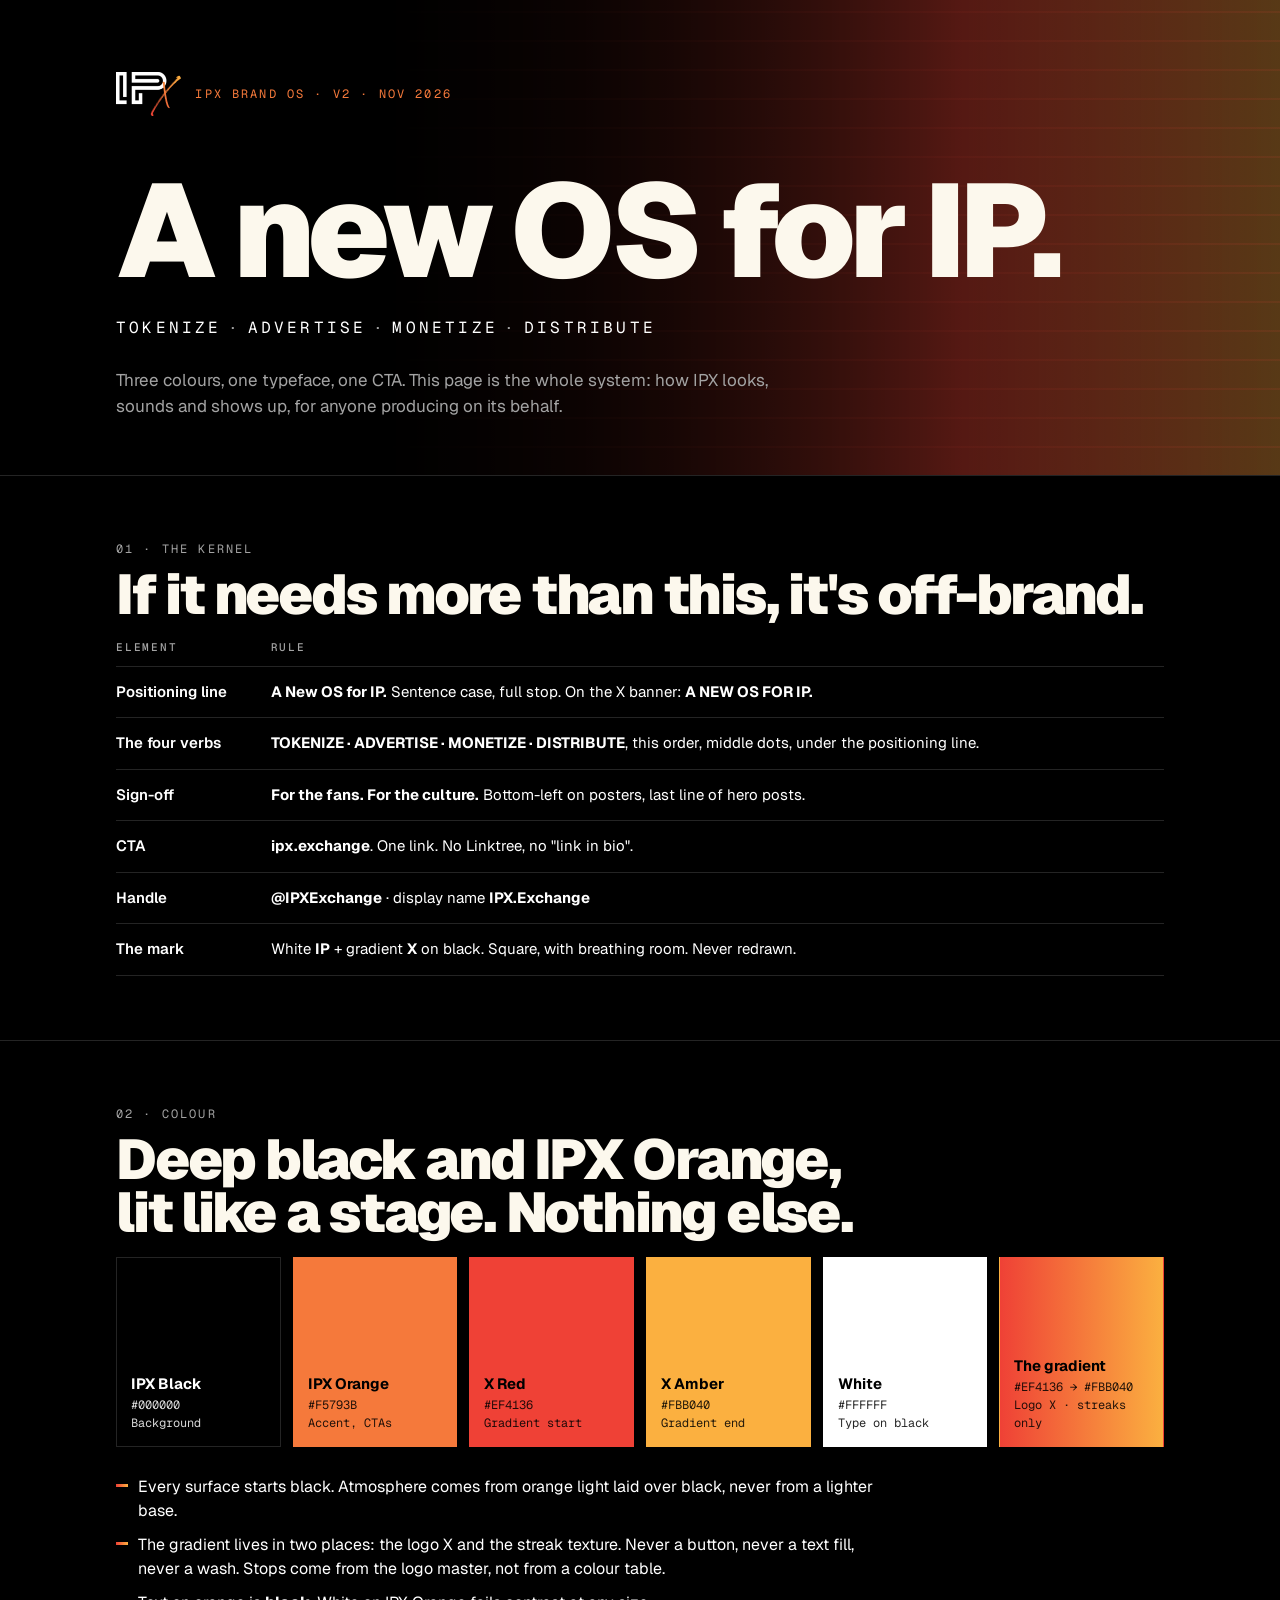
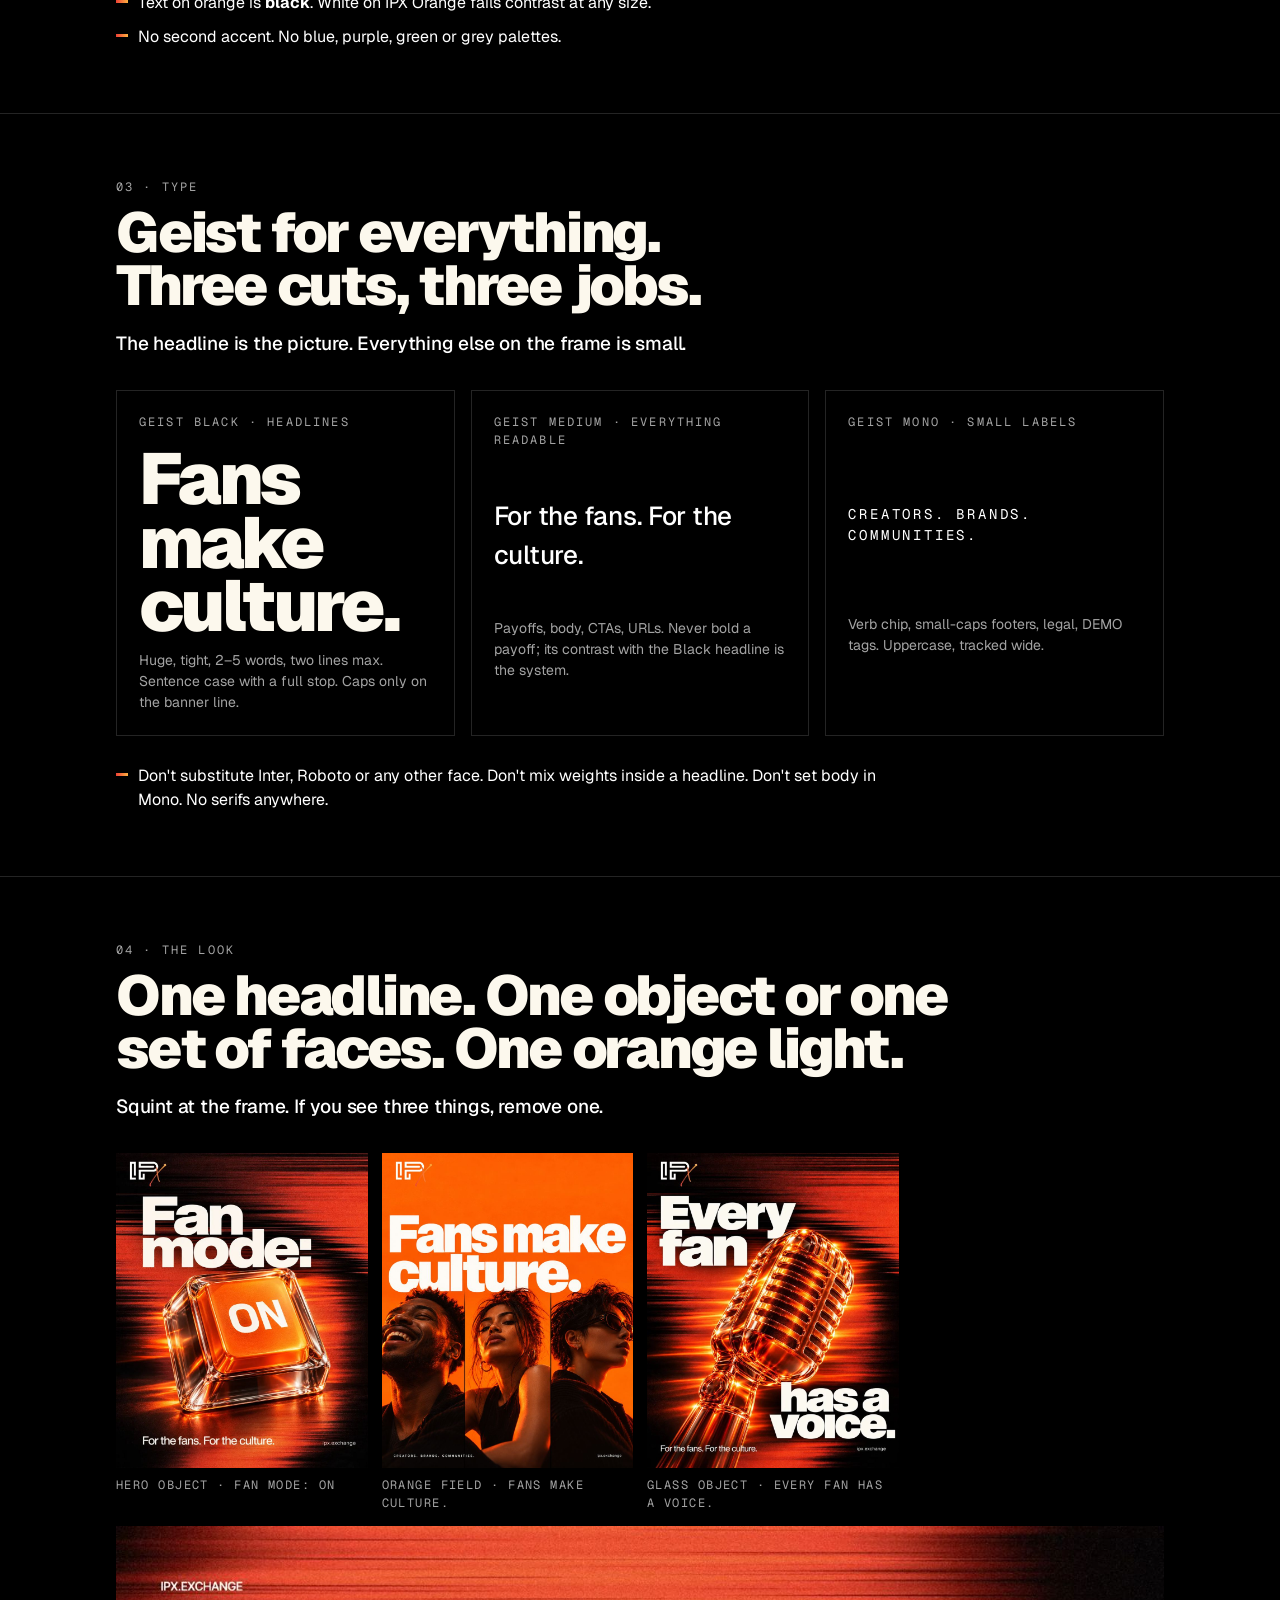
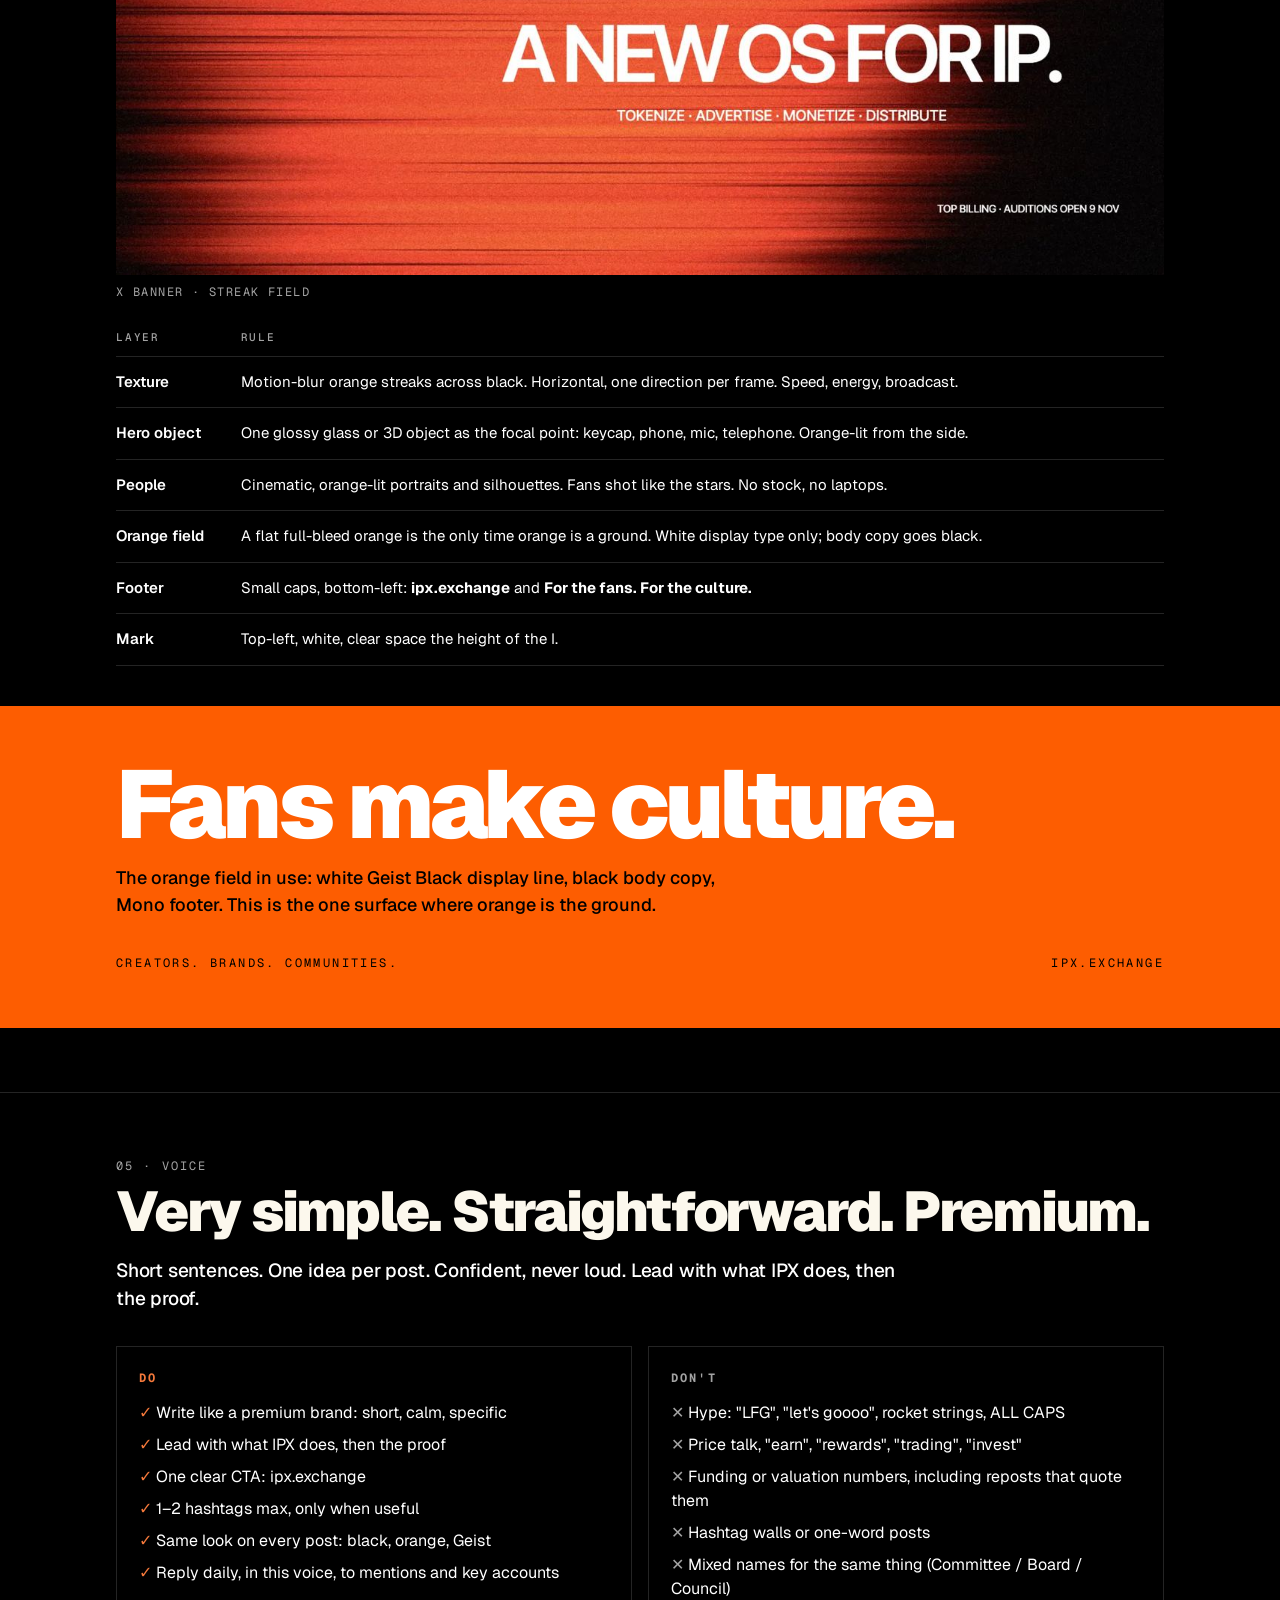
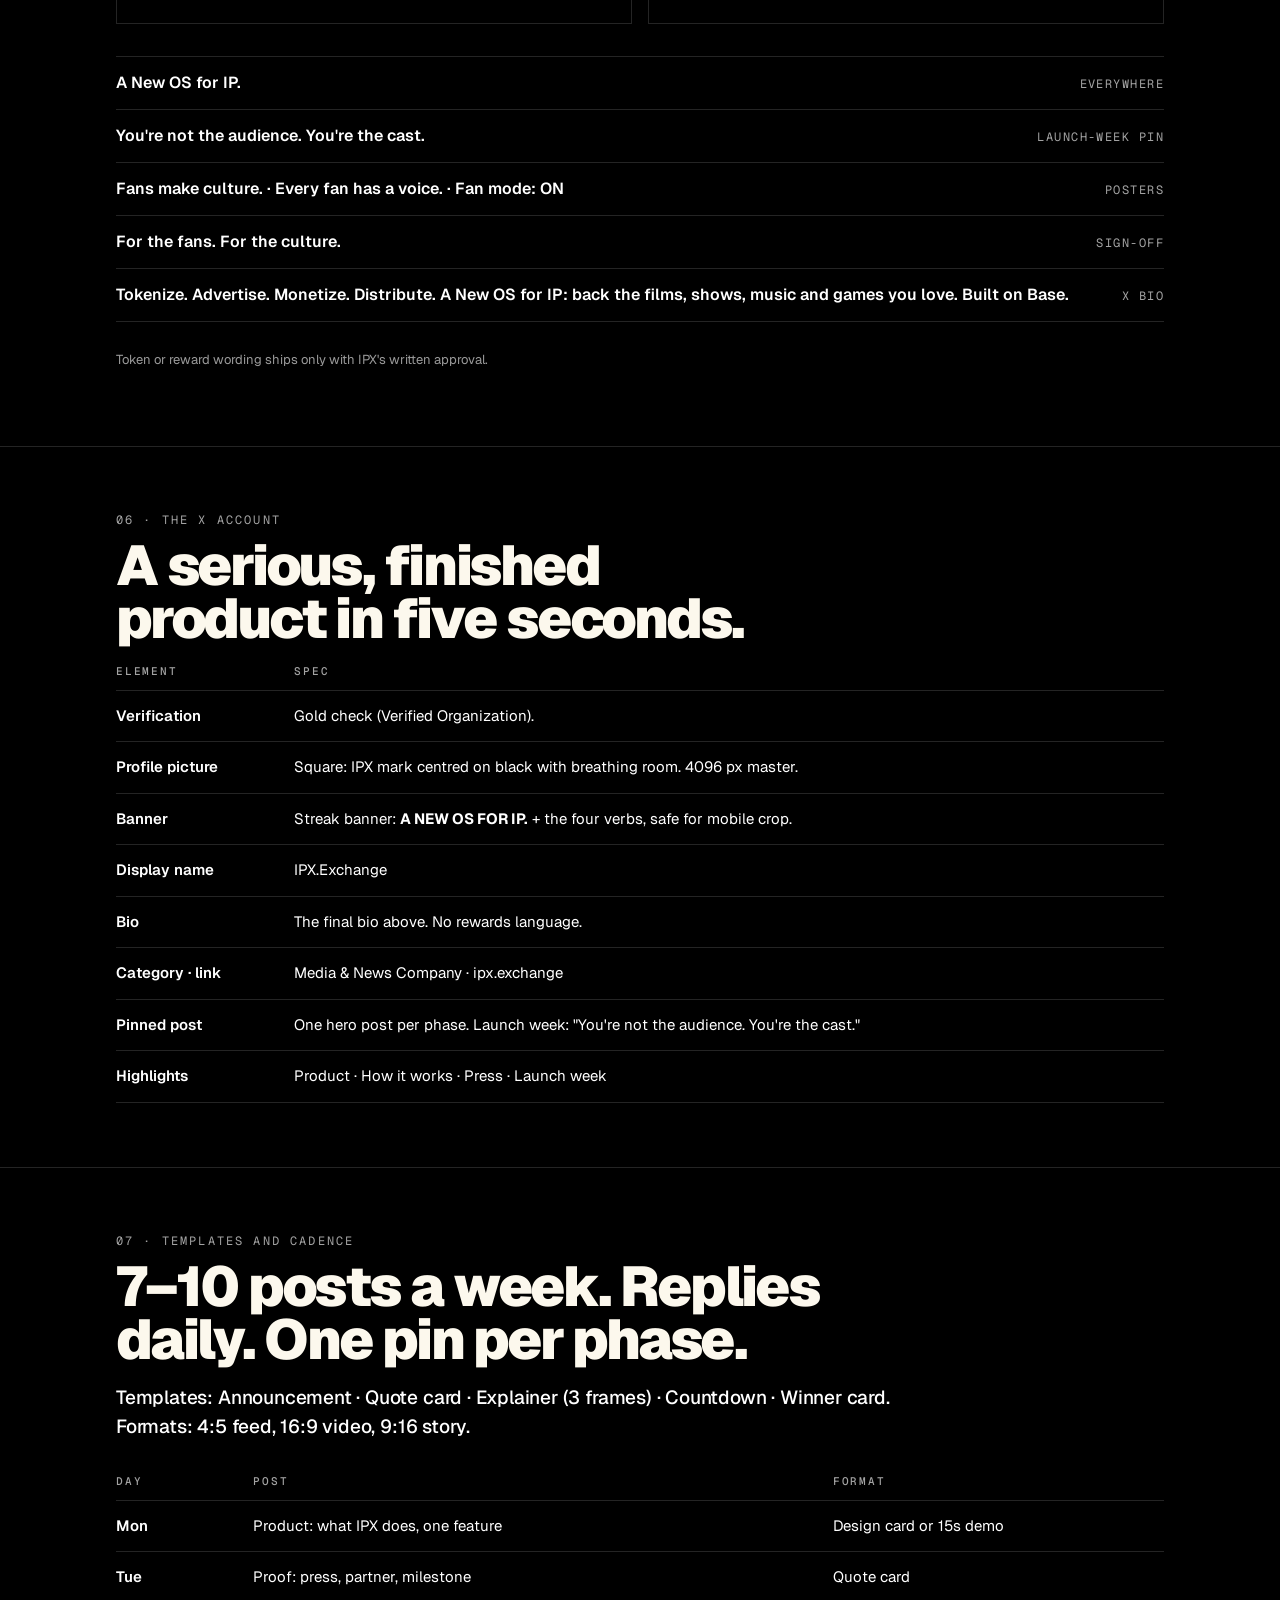
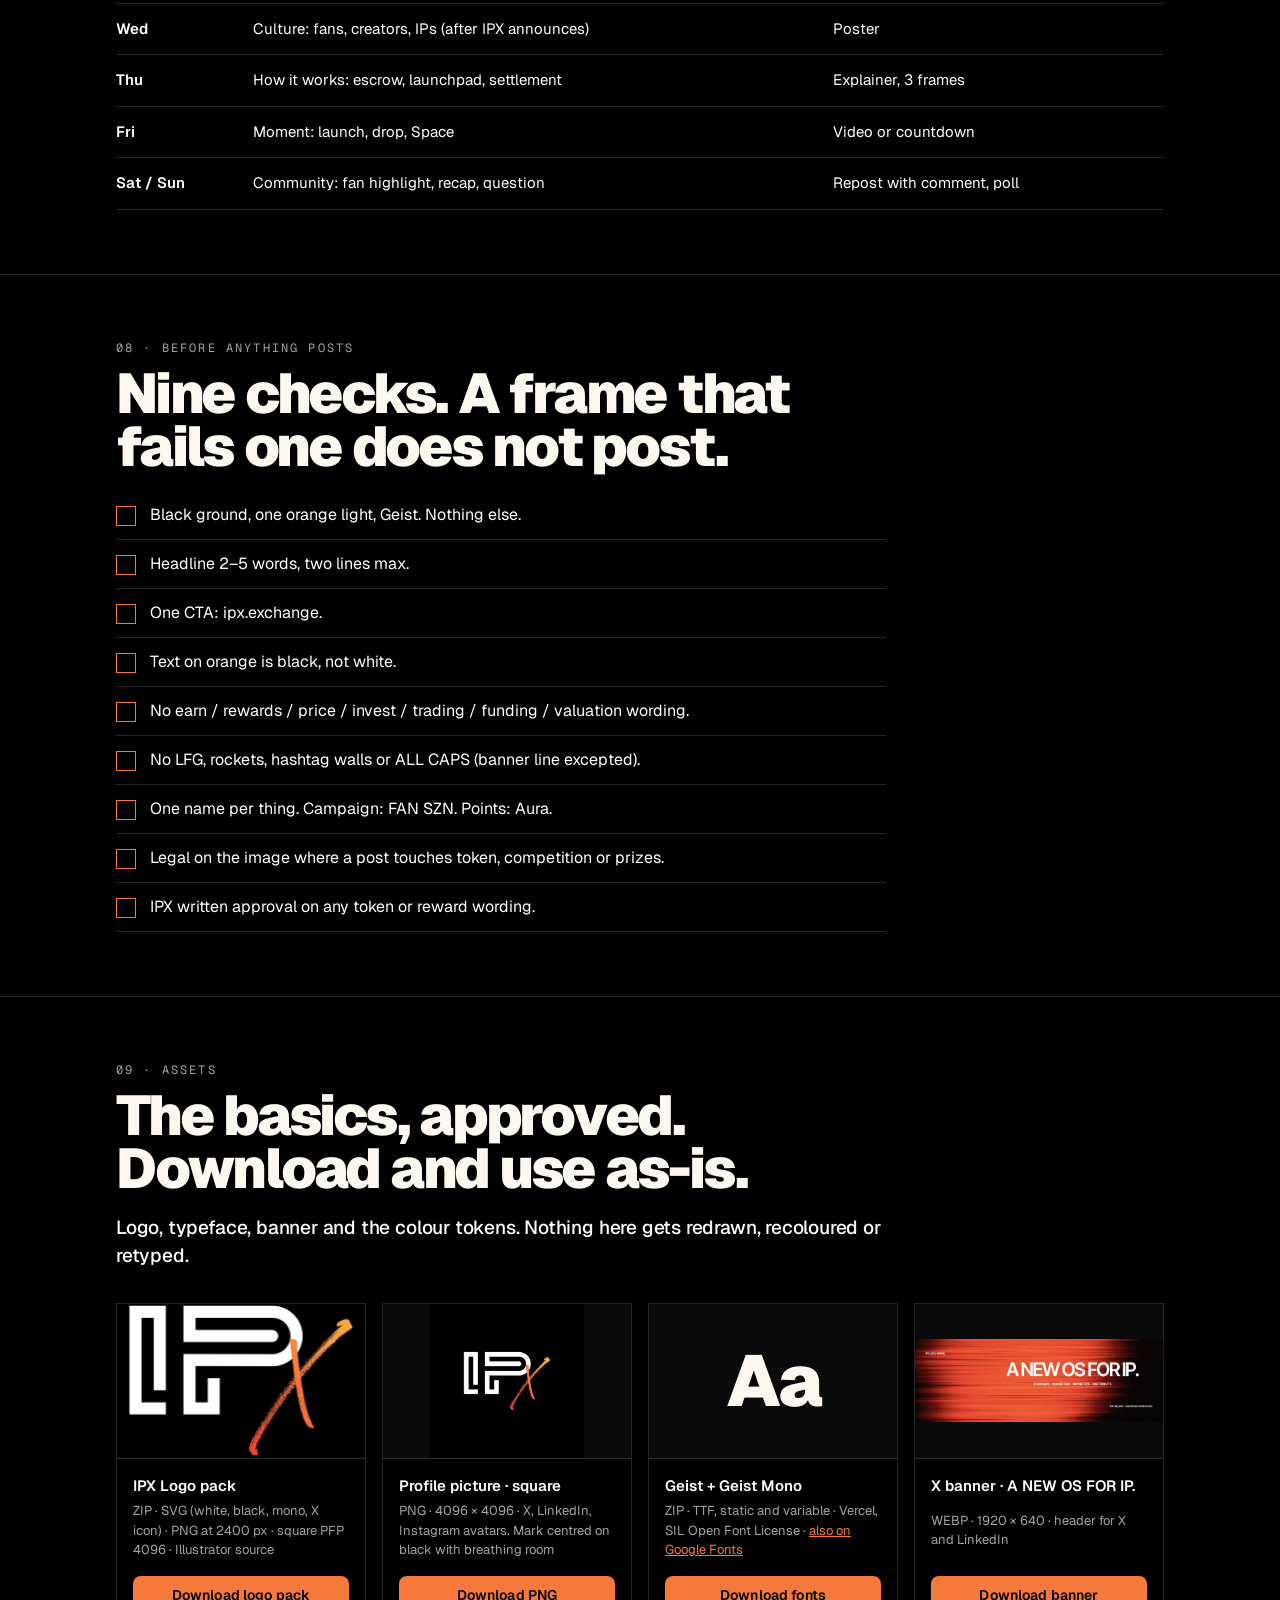
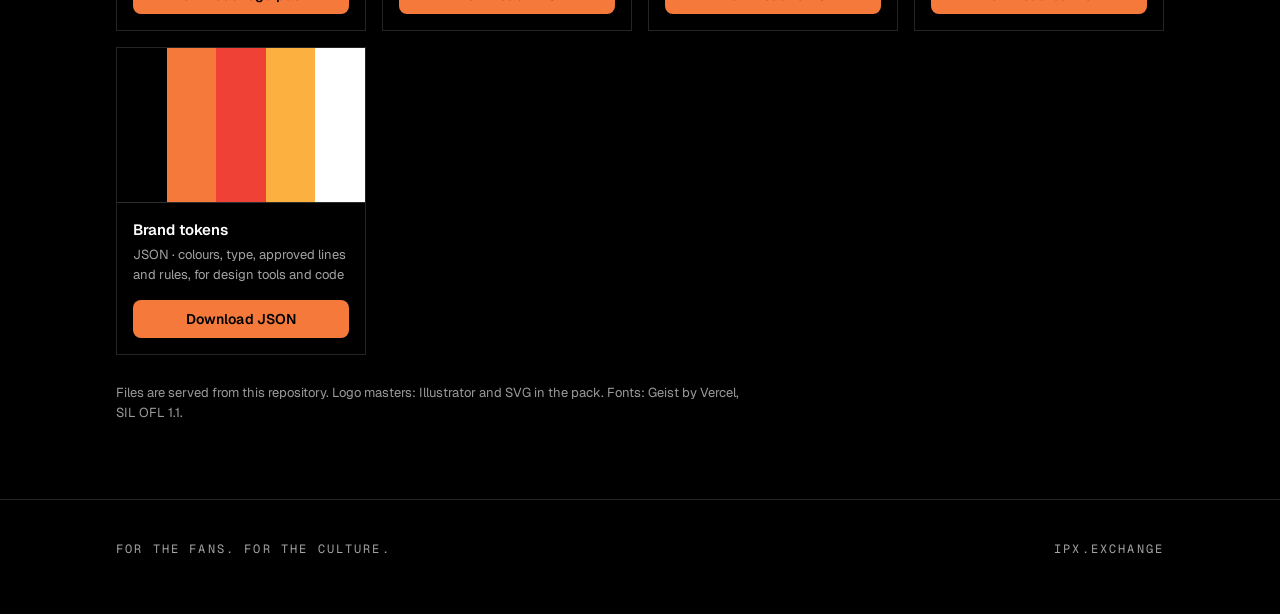
<file: v2/index.html>
<!doctype html>
<html lang="en"><head><meta charset="utf-8"><meta name="viewport" content="width=device-width,initial-scale=1,viewport-fit=cover"><meta name="robots" content="noindex, nofollow, noarchive"><meta name="description" content="IPX Brand OS v2: colour, type, look, voice, X account spec, cadence, checklist and downloadable assets.">
<title>IPX Brand OS</title>
<link rel="stylesheet" href="https://fonts.googleapis.com/css2?family=Geist:wght@400;500;600;900&family=Geist+Mono:wght@400;500&display=swap">
<style>
/* Layout: a black stage. One orange light per section, huge Geist Black headlines, Mono labels, everything else small.
   Single-theme by choice: the brand's ground is black on every surface. */
:root{
  --bg:#000000; --fg:#FFFFFF; --cream:#FCF8ED; --orange:#F5793B; --field:#FD5D01;
  --red:#EF4136; --amber:#FBB040; --haze:#3B100B; --muted:#A3A3A3; --legal:#9A9A9A; --line:rgba(255,255,255,.14);
  --display:"Geist",system-ui,-apple-system,sans-serif; --mono:"Geist Mono",ui-monospace,SFMono-Regular,Menlo,monospace;
  color-scheme:dark;
}
*{box-sizing:border-box}
body{background:var(--bg);color:var(--fg);font-family:var(--display);font-size:16px;line-height:1.5;margin:0}
.wrap{max-width:1080px;margin:0 auto;padding-left:max(16px,env(safe-area-inset-left,0px));padding-right:max(16px,env(safe-area-inset-right,0px))}
a{color:var(--orange)}
h1,h2,h3{text-wrap:balance;margin:0}
.eyebrow{font-family:var(--mono);font-size:12px;letter-spacing:.18em;text-transform:uppercase;color:var(--muted)}
.eyebrow.on{color:var(--orange)}
/* hero */
.hero{position:relative;overflow:hidden;padding-block:72px 56px}
.hero::before{content:"";position:absolute;inset:0;background:
  repeating-linear-gradient(180deg,transparent 0 11px,rgba(240,70,54,.10) 11px 13px,transparent 13px 29px),
  linear-gradient(90deg,transparent 0%,rgba(59,16,11,.9) 45%,rgba(240,70,54,.55) 75%,rgba(250,163,63,.35) 100%);
  mask-image:linear-gradient(90deg,transparent 30%,#000 100%);-webkit-mask-image:linear-gradient(90deg,transparent 30%,#000 100%);pointer-events:none}
.hero .wrap{position:relative}
.mark{display:flex;align-items:center;gap:14px;margin-bottom:56px}
.mark img{height:44px;width:auto;display:block}
.hero h1{font-weight:900;font-size:clamp(56px,11vw,132px);line-height:.88;letter-spacing:-.05em;color:var(--cream);max-width:12ch}
.hero .chip{font-family:var(--mono);font-size:clamp(12px,1.6vw,16px);letter-spacing:.2em;text-transform:uppercase;margin-top:28px}
.hero .chip span{color:var(--muted);padding:0 .4em}
.hero p.lead{max-width:60ch;color:var(--muted);margin:28px 0 0;font-size:17px}
/* sections */
section{padding-block:64px;border-top:1px solid var(--line)}
section h2{font-weight:900;font-size:clamp(34px,5vw,56px);letter-spacing:-.04em;line-height:.95;color:var(--cream);margin:10px 0 18px}
section>.wrap>p.sum{max-width:62ch;font-size:19px;font-weight:500;letter-spacing:-.01em;margin:0 0 32px}
.grid{display:grid;gap:16px}
.g2{grid-template-columns:repeat(auto-fit,minmax(260px,1fr))}
.g3{grid-template-columns:repeat(auto-fit,minmax(220px,1fr))}
table{width:100%;border-collapse:collapse;font-size:15px}
th{font-family:var(--mono);font-size:11px;letter-spacing:.16em;text-transform:uppercase;color:var(--muted);text-align:left;font-weight:500;padding:0 14px 10px 0;border-bottom:1px solid var(--line)}
td{padding:14px 14px 14px 0;border-bottom:1px solid var(--line);vertical-align:top}
td:first-child{font-weight:600;white-space:nowrap}
.tbl{overflow-x:auto}
/* colour */
.swatches{display:grid;grid-template-columns:repeat(auto-fit,minmax(150px,1fr));gap:12px}
.sw{aspect-ratio:1/1.15;max-width:100%;display:flex;flex-direction:column;justify-content:flex-end;padding:14px;border:1px solid var(--line)}
.sw b{font-size:15px;display:block}.sw code{font-family:var(--mono);font-size:12px;opacity:.85}
.sw.black{background:#000}.sw.orange{background:#F5793B;color:#000;border-color:#F5793B}.sw.red{background:#EF4136;color:#000;border-color:#EF4136}.sw.amber{background:#FBB040;color:#000;border-color:#FBB040}.sw.white{background:#fff;color:#000;border-color:#fff}
.sw.grad{background:linear-gradient(90deg,#EF4136,#FBB040);color:#000;border-color:transparent}
.rules{list-style:none;padding:0;margin:28px 0 0;display:grid;gap:10px;max-width:70ch}
.rules li{padding-left:22px;position:relative}
.rules li::before{content:"";position:absolute;left:0;top:.6em;width:12px;height:3px;background:linear-gradient(90deg,var(--red),var(--amber))}
/* type specimens */
.spec{border:1px solid var(--line);padding:22px;display:grid;gap:12px;min-width:0}
.spec .eyebrow{margin-bottom:4px}
.spec .big{font-weight:900;font-size:clamp(40px,6vw,72px);line-height:.88;letter-spacing:-.05em;color:var(--cream)}
.spec .pay{font-weight:500;font-size:26px;letter-spacing:-.01em}
.spec .mono{font-family:var(--mono);letter-spacing:.2em;text-transform:uppercase;font-size:14px}
.spec p{margin:0;color:var(--muted);font-size:14px}
/* look */
.refs{display:grid;grid-template-columns:repeat(auto-fit,minmax(240px,1fr));gap:14px;margin-bottom:28px}
.refs figure{margin:0;min-width:0}.refs img{width:100%;display:block;max-width:100%}
.refs figcaption{font-family:var(--mono);font-size:12px;letter-spacing:.12em;text-transform:uppercase;color:var(--muted);margin-top:8px}
.refs figure.wide{grid-column:1/-1}
/* voice */
.dd{display:grid;grid-template-columns:repeat(auto-fit,minmax(280px,1fr));gap:16px}
.dd div{border:1px solid var(--line);padding:22px;min-width:0}
.dd h3{font-family:var(--mono);font-size:12px;letter-spacing:.18em;text-transform:uppercase;margin-bottom:14px}
.dd .do h3{color:var(--orange)}.dd .dont h3{color:var(--muted)}
.dd ul{margin:0;padding-left:0;list-style:none;display:grid;gap:8px}
.dd .do li::before{content:"✓  ";color:var(--orange)}.dd .dont li::before{content:"✕  ";color:var(--muted)}
.lines{display:grid;gap:0;margin-top:32px;border-top:1px solid var(--line)}
.lines div{display:grid;grid-template-columns:1fr auto;gap:16px;padding:14px 0;border-bottom:1px solid var(--line);align-items:baseline}
.lines b{font-weight:600}.lines span{font-family:var(--mono);font-size:12px;letter-spacing:.12em;text-transform:uppercase;color:var(--muted);text-align:right}
/* field band */
.band{background:var(--field);color:#000;padding-block:56px;margin-top:40px}
.band h3{font-weight:900;font-size:clamp(44px,8vw,96px);line-height:.88;letter-spacing:-.05em;color:#fff}
.band p{margin:18px 0 0;font-weight:500;font-size:18px;max-width:52ch}
.band .foot{font-family:var(--mono);font-size:12px;letter-spacing:.2em;text-transform:uppercase;margin-top:36px;display:flex;justify-content:space-between;gap:16px;flex-wrap:wrap}
/* checklist */
.check{list-style:none;padding:0;margin:0;display:grid;gap:0;max-width:70ch}
.check li{display:flex;gap:14px;padding:12px 0;border-bottom:1px solid var(--line)}
.check li::before{content:"";flex:0 0 18px;height:18px;border:1.5px solid var(--orange);margin-top:3px}
/* assets */
.assets{display:grid;grid-template-columns:repeat(auto-fit,minmax(240px,1fr));gap:16px}
.asset{border:1px solid var(--line);display:flex;flex-direction:column;min-width:0}
.asset .thumb{aspect-ratio:16/10;max-width:100%;background:#0a0a0a;display:flex;align-items:center;justify-content:center;overflow:hidden;border-bottom:1px solid var(--line)}
.asset .thumb img{width:100%;height:100%;object-fit:contain;display:block}
.asset .thumb.type span{font-weight:900;font-size:72px;letter-spacing:-.05em;color:var(--cream);line-height:1}
.asset .thumb.tokens{gap:0}.asset .thumb.tokens i{flex:1;height:100%;display:block}
.asset .meta{padding:16px 16px 8px;display:grid;gap:4px;flex:1}
.asset .meta b{font-weight:600;font-size:15px}.asset .meta span{color:var(--muted);font-size:13px}
.asset .dl{display:block;text-align:center;text-decoration:none;margin:8px 16px 16px;appearance:none;border:0;background:var(--orange);color:#000;font:600 14px/1 var(--display);letter-spacing:.01em;padding:12px 16px;cursor:pointer;border-radius:8px;transition:filter .15s}
.asset .dl:hover{filter:brightness(1.08)}.asset .dl:focus-visible{outline:2px solid #fff;outline-offset:2px}

footer{padding-block:40px 56px;border-top:1px solid var(--line)}
footer .wrap{display:flex;justify-content:space-between;flex-wrap:wrap;gap:12px;font-family:var(--mono);font-size:12px;letter-spacing:.18em;text-transform:uppercase;color:var(--muted)}
.legal{color:var(--legal);font-size:13px;max-width:70ch;margin-top:28px}
@media (prefers-reduced-motion:no-preference){.hero::before{animation:drift 14s linear infinite alternate}@keyframes drift{from{background-position:0 0,0 0}to{background-position:0 18px,0 0}}}
</style>
</head>
<body>

<header class="hero">
  <div class="wrap">
    <div class="mark"><img src="img/mark.png" alt="IPX mark"><span class="eyebrow on">IPX Brand OS · v2 · Nov 2026</span></div>
    <h1>A new OS for IP.</h1>
    <div class="chip">Tokenize<span>·</span>Advertise<span>·</span>Monetize<span>·</span>Distribute</div>
    <p class="lead">Three colours, one typeface, one CTA. This page is the whole system: how IPX looks, sounds and shows up, for anyone producing on its behalf.</p>
  </div>
</header>

<section id="kernel">
  <div class="wrap">
    <div class="eyebrow">01 · The kernel</div>
    <h2>If it needs more than this, it's off-brand.</h2>
    <div class="tbl"><table>
      <tr><th>Element</th><th>Rule</th></tr>
      <tr><td>Positioning line</td><td><b>A New OS for IP.</b> Sentence case, full stop. On the X banner: <b>A NEW OS FOR IP.</b></td></tr>
      <tr><td>The four verbs</td><td><b>TOKENIZE · ADVERTISE · MONETIZE · DISTRIBUTE</b>, this order, middle dots, under the positioning line.</td></tr>
      <tr><td>Sign-off</td><td><b>For the fans. For the culture.</b> Bottom-left on posters, last line of hero posts.</td></tr>
      <tr><td>CTA</td><td><b>ipx.exchange</b>. One link. No Linktree, no "link in bio".</td></tr>
      <tr><td>Handle</td><td><b>@IPXExchange</b> · display name <b>IPX.Exchange</b></td></tr>
      <tr><td>The mark</td><td>White <b>IP</b> + gradient <b>X</b> on black. Square, with breathing room. Never redrawn.</td></tr>
    </table></div>
  </div>
</section>

<section id="colour">
  <div class="wrap">
    <div class="eyebrow">02 · Colour</div>
    <h2>Deep black and IPX Orange, lit like a stage. Nothing else.</h2>
    <div class="swatches">
      <div class="sw black"><b>IPX Black</b><code>#000000</code><code>Background</code></div>
      <div class="sw orange"><b>IPX Orange</b><code>#F5793B</code><code>Accent, CTAs</code></div>
      <div class="sw red"><b>X Red</b><code>#EF4136</code><code>Gradient start</code></div>
      <div class="sw amber"><b>X Amber</b><code>#FBB040</code><code>Gradient end</code></div>
      <div class="sw white"><b>White</b><code>#FFFFFF</code><code>Type on black</code></div>
      <div class="sw grad"><b>The gradient</b><code>#EF4136 → #FBB040</code><code>Logo X · streaks only</code></div>
    </div>
    <ul class="rules">
      <li>Every surface starts black. Atmosphere comes from orange light laid over black, never from a lighter base.</li>
      <li>The gradient lives in two places: the logo X and the streak texture. Never a button, never a text fill, never a wash. Stops come from the logo master, not from a colour table.</li>
      <li>Text on orange is <b>black</b>. White on IPX Orange fails contrast at any size.</li>
      <li>No second accent. No blue, purple, green or grey palettes.</li>
    </ul>
  </div>
</section>

<section id="type">
  <div class="wrap">
    <div class="eyebrow">03 · Type</div>
    <h2>Geist for everything. Three cuts, three jobs.</h2>
    <p class="sum">The headline is the picture. Everything else on the frame is small.</p>
    <div class="grid g3">
      <div class="spec"><div class="eyebrow">Geist Black · headlines</div><div class="big">Fans make culture.</div><p>Huge, tight, 2–5 words, two lines max. Sentence case with a full stop. Caps only on the banner line.</p></div>
      <div class="spec"><div class="eyebrow">Geist Medium · everything readable</div><div class="pay">For the fans. For the culture.</div><p>Payoffs, body, CTAs, URLs. Never bold a payoff; its contrast with the Black headline is the system.</p></div>
      <div class="spec"><div class="eyebrow">Geist Mono · small labels</div><div class="mono">Creators. Brands. Communities.</div><p>Verb chip, small-caps footers, legal, DEMO tags. Uppercase, tracked wide.</p></div>
    </div>
    <ul class="rules">
      <li>Don't substitute Inter, Roboto or any other face. Don't mix weights inside a headline. Don't set body in Mono. No serifs anywhere.</li>
    </ul>
  </div>
</section>

<section id="look">
  <div class="wrap">
    <div class="eyebrow">04 · The look</div>
    <h2>One headline. One object or one set of faces. One orange light.</h2>
    <p class="sum">Squint at the frame. If you see three things, remove one.</p>
    <div class="refs">
      <figure><img src="img/keycap.jpg" alt="Fan mode: ON poster, glass keycap on black"><figcaption>Hero object · Fan mode: ON</figcaption></figure>
      <figure><img src="img/culture.jpg" alt="Fans make culture poster, three orange-lit portraits"><figcaption>Orange field · Fans make culture.</figcaption></figure>
      <figure><img src="img/voice.jpg" alt="Every fan has a voice poster"><figcaption>Glass object · Every fan has a voice.</figcaption></figure>
      <figure class="wide"><img src="img/banner.jpg" alt="X banner: A NEW OS FOR IP."><figcaption>X banner · streak field</figcaption></figure>
    </div>
    <div class="tbl"><table>
      <tr><th>Layer</th><th>Rule</th></tr>
      <tr><td>Texture</td><td>Motion-blur orange streaks across black. Horizontal, one direction per frame. Speed, energy, broadcast.</td></tr>
      <tr><td>Hero object</td><td>One glossy glass or 3D object as the focal point: keycap, phone, mic, telephone. Orange-lit from the side.</td></tr>
      <tr><td>People</td><td>Cinematic, orange-lit portraits and silhouettes. Fans shot like the stars. No stock, no laptops.</td></tr>
      <tr><td>Orange field</td><td>A flat full-bleed orange is the only time orange is a ground. White display type only; body copy goes black.</td></tr>
      <tr><td>Footer</td><td>Small caps, bottom-left: <b>ipx.exchange</b> and <b>For the fans. For the culture.</b></td></tr>
      <tr><td>Mark</td><td>Top-left, white, clear space the height of the I.</td></tr>
    </table></div>
  </div>
  <div class="band"><div class="wrap">
    <h3>Fans make culture.</h3>
    <p>The orange field in use: white Geist Black display line, black body copy, Mono footer. This is the one surface where orange is the ground.</p>
    <div class="foot"><span>Creators. Brands. Communities.</span><span>ipx.exchange</span></div>
  </div></div>
</section>

<section id="voice">
  <div class="wrap">
    <div class="eyebrow">05 · Voice</div>
    <h2>Very simple. Straightforward. Premium.</h2>
    <p class="sum">Short sentences. One idea per post. Confident, never loud. Lead with what IPX does, then the proof.</p>
    <div class="dd">
      <div class="do"><h3>Do</h3><ul>
        <li>Write like a premium brand: short, calm, specific</li>
        <li>Lead with what IPX does, then the proof</li>
        <li>One clear CTA: ipx.exchange</li>
        <li>1–2 hashtags max, only when useful</li>
        <li>Same look on every post: black, orange, Geist</li>
        <li>Reply daily, in this voice, to mentions and key accounts</li>
      </ul></div>
      <div class="dont"><h3>Don't</h3><ul>
        <li>Hype: "LFG", "let's goooo", rocket strings, ALL CAPS</li>
        <li>Price talk, "earn", "rewards", "trading", "invest"</li>
        <li>Funding or valuation numbers, including reposts that quote them</li>
        <li>Hashtag walls or one-word posts</li>
        <li>Mixed names for the same thing (Committee / Board / Council)</li>
      </ul></div>
    </div>
    <div class="lines">
      <div><b>A New OS for IP.</b><span>Everywhere</span></div>
      <div><b>You're not the audience. You're the cast.</b><span>Launch-week pin</span></div>
      <div><b>Fans make culture. · Every fan has a voice. · Fan mode: ON</b><span>Posters</span></div>
      <div><b>For the fans. For the culture.</b><span>Sign-off</span></div>
      <div><b>Tokenize. Advertise. Monetize. Distribute. A New OS for IP: back the films, shows, music and games you love. Built on Base.</b><span>X bio</span></div>
    </div>
    <p class="legal">Token or reward wording ships only with IPX's written approval.</p>
  </div>
</section>

<section id="account">
  <div class="wrap">
    <div class="eyebrow">06 · The X account</div>
    <h2>A serious, finished product in five seconds.</h2>
    <div class="tbl"><table>
      <tr><th>Element</th><th>Spec</th></tr>
      <tr><td>Verification</td><td>Gold check (Verified Organization).</td></tr>
      <tr><td>Profile picture</td><td>Square: IPX mark centred on black with breathing room. 4096 px master.</td></tr>
      <tr><td>Banner</td><td>Streak banner: <b>A NEW OS FOR IP.</b> + the four verbs, safe for mobile crop.</td></tr>
      <tr><td>Display name</td><td>IPX.Exchange</td></tr>
      <tr><td>Bio</td><td>The final bio above. No rewards language.</td></tr>
      <tr><td>Category · link</td><td>Media &amp; News Company · ipx.exchange</td></tr>
      <tr><td>Pinned post</td><td>One hero post per phase. Launch week: "You're not the audience. You're the cast."</td></tr>
      <tr><td>Highlights</td><td>Product · How it works · Press · Launch week</td></tr>
    </table></div>
  </div>
</section>

<section id="cadence">
  <div class="wrap">
    <div class="eyebrow">07 · Templates and cadence</div>
    <h2>7–10 posts a week. Replies daily. One pin per phase.</h2>
    <p class="sum">Templates: Announcement · Quote card · Explainer (3 frames) · Countdown · Winner card. Formats: 4:5 feed, 16:9 video, 9:16 story.</p>
    <div class="tbl"><table>
      <tr><th>Day</th><th>Post</th><th>Format</th></tr>
      <tr><td>Mon</td><td>Product: what IPX does, one feature</td><td>Design card or 15s demo</td></tr>
      <tr><td>Tue</td><td>Proof: press, partner, milestone</td><td>Quote card</td></tr>
      <tr><td>Wed</td><td>Culture: fans, creators, IPs (after IPX announces)</td><td>Poster</td></tr>
      <tr><td>Thu</td><td>How it works: escrow, launchpad, settlement</td><td>Explainer, 3 frames</td></tr>
      <tr><td>Fri</td><td>Moment: launch, drop, Space</td><td>Video or countdown</td></tr>
      <tr><td>Sat / Sun</td><td>Community: fan highlight, recap, question</td><td>Repost with comment, poll</td></tr>
    </table></div>
  </div>
</section>

<section id="check">
  <div class="wrap">
    <div class="eyebrow">08 · Before anything posts</div>
    <h2>Nine checks. A frame that fails one does not post.</h2>
    <ul class="check">
      <li>Black ground, one orange light, Geist. Nothing else.</li>
      <li>Headline 2–5 words, two lines max.</li>
      <li>One CTA: ipx.exchange.</li>
      <li>Text on orange is black, not white.</li>
      <li>No earn / rewards / price / invest / trading / funding / valuation wording.</li>
      <li>No LFG, rockets, hashtag walls or ALL CAPS (banner line excepted).</li>
      <li>One name per thing. Campaign: FAN SZN. Points: Aura.</li>
      <li>Legal on the image where a post touches token, competition or prizes.</li>
      <li>IPX written approval on any token or reward wording.</li>
    </ul>
  </div>
</section>

<section id="assets">
  <div class="wrap">
    <div class="eyebrow">09 · Assets</div>
    <h2>The basics, approved. Download and use as-is.</h2>
    <p class="sum">Logo, typeface, banner and the colour tokens. Nothing here gets redrawn, recoloured or retyped.</p>
    <div class="assets">
      <div class="asset">
        <div class="thumb"><img src="img/logo-pack.jpg" alt="IPX mark: white IP with ember brush X on black"></div>
        <div class="meta"><b>IPX Logo pack</b><span>ZIP · SVG (white, black, mono, X icon) · PNG at 2400 px · square PFP 4096 · Illustrator source</span></div>
        <a class="dl" href="assets/IPX-Logo-Pack.zip" download>Download logo pack</a>
      </div>
      <div class="asset">
        <div class="thumb"><img src="img/pfp.jpg" alt="IPX square profile picture on black"></div>
        <div class="meta"><b>Profile picture · square</b><span>PNG · 4096 × 4096 · X, LinkedIn, Instagram avatars. Mark centred on black with breathing room</span></div>
        <a class="dl" href="assets/IPX-PFP-Square-4096.png" download>Download PNG</a>
      </div>
      <div class="asset">
        <div class="thumb type"><span>Aa</span></div>
        <div class="meta"><b>Geist + Geist Mono</b><span>ZIP · TTF, static and variable · Vercel, SIL Open Font License · <a href="https://fonts.google.com/specimen/Geist" rel="noopener">also on Google Fonts</a></span></div>
        <a class="dl" href="assets/IPX-Fonts-Geist.zip" download>Download fonts</a>
      </div>
      <div class="asset">
        <div class="thumb"><img src="img/banner.jpg" alt="IPX X banner"></div>
        <div class="meta"><b>X banner · A NEW OS FOR IP.</b><span>WEBP · 1920 × 640 · header for X and LinkedIn</span></div>
        <a class="dl" href="assets/IPX-X-Banner-1920x640.webp" download>Download banner</a>
      </div>
      <div class="asset">
        <div class="thumb tokens"><i style="background:#000"></i><i style="background:#F5793B"></i><i style="background:#EF4136"></i><i style="background:#FBB040"></i><i style="background:#fff"></i></div>
        <div class="meta"><b>Brand tokens</b><span>JSON · colours, type, approved lines and rules, for design tools and code</span></div>
        <a class="dl" href="assets/IPX-Brand-Tokens.json" download>Download JSON</a>
      </div>
    </div>
    <p class="legal">Files are served from this repository. Logo masters: Illustrator and SVG in the pack. Fonts: Geist by Vercel, SIL OFL 1.1.</p>
  </div>
</section>

<footer><div class="wrap"><span>For the fans. For the culture.</span><span>ipx.exchange</span></div></footer>


</body></html>
</file>
